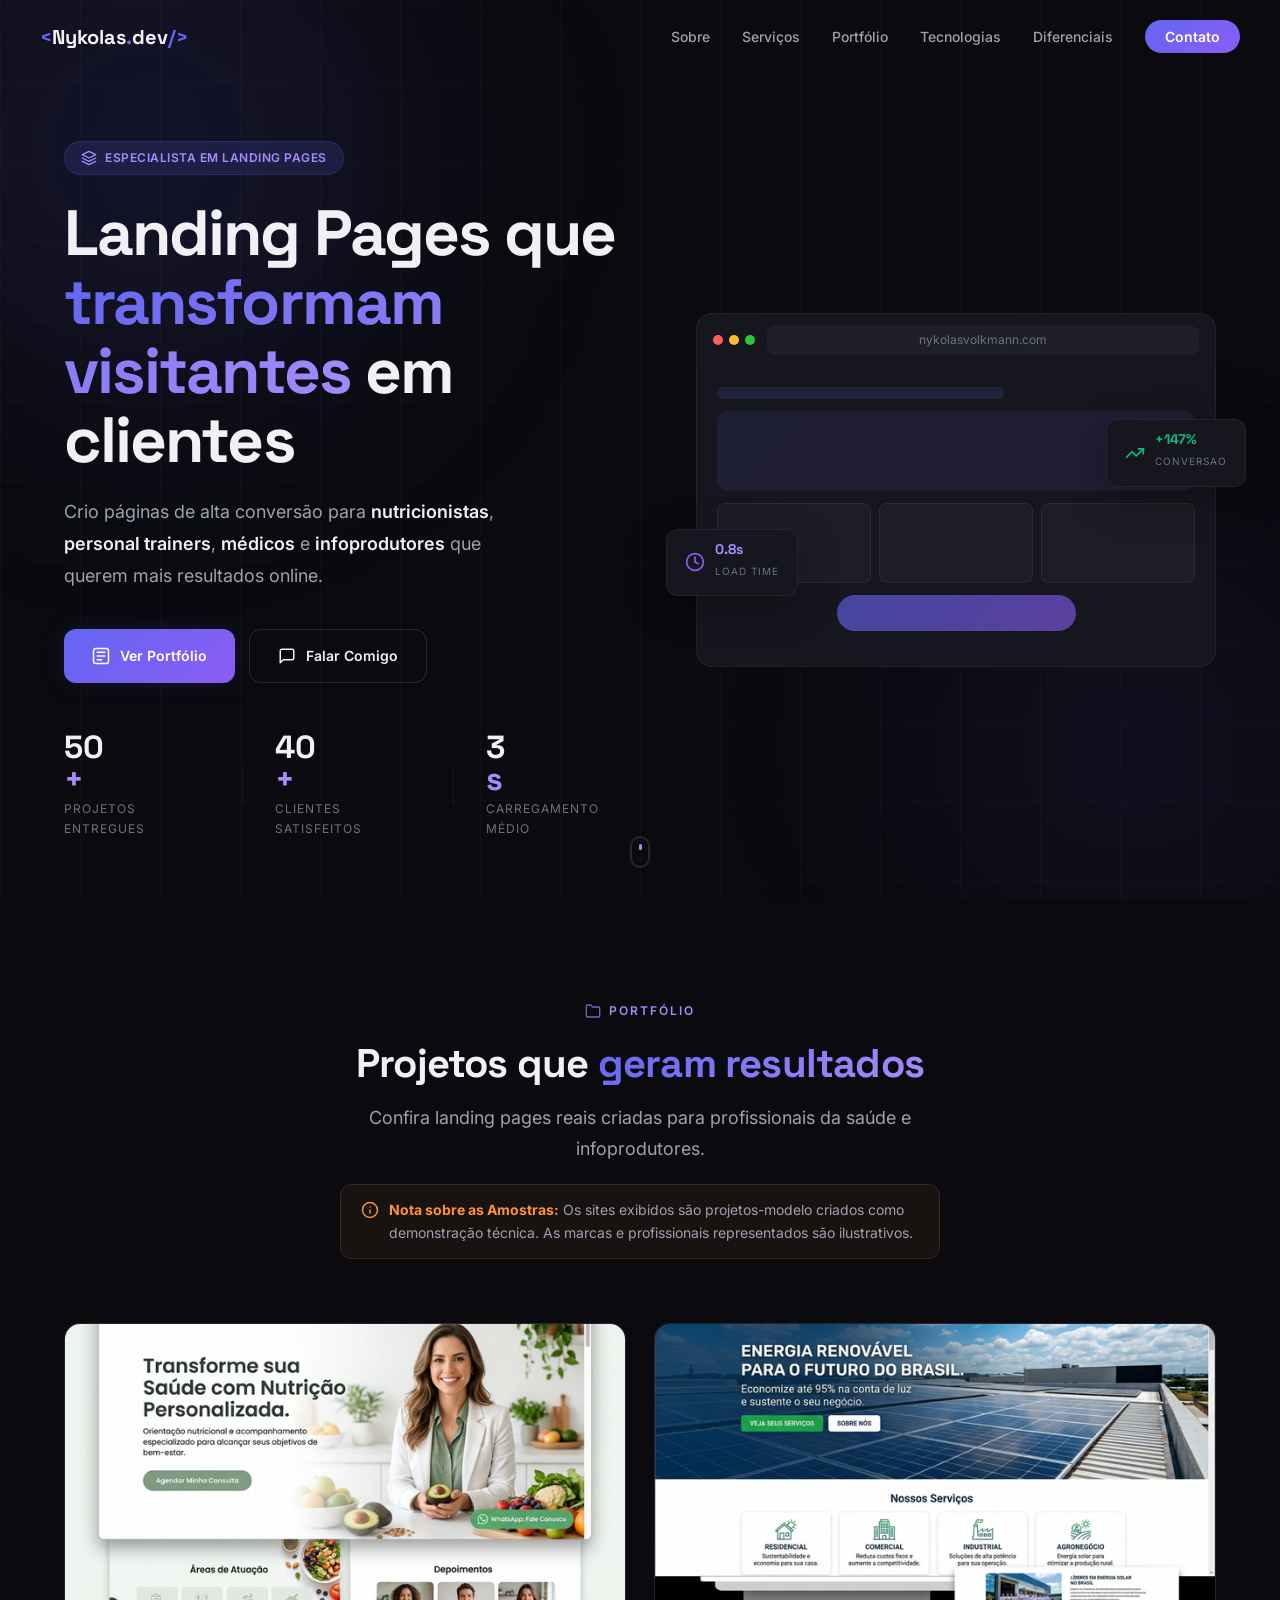
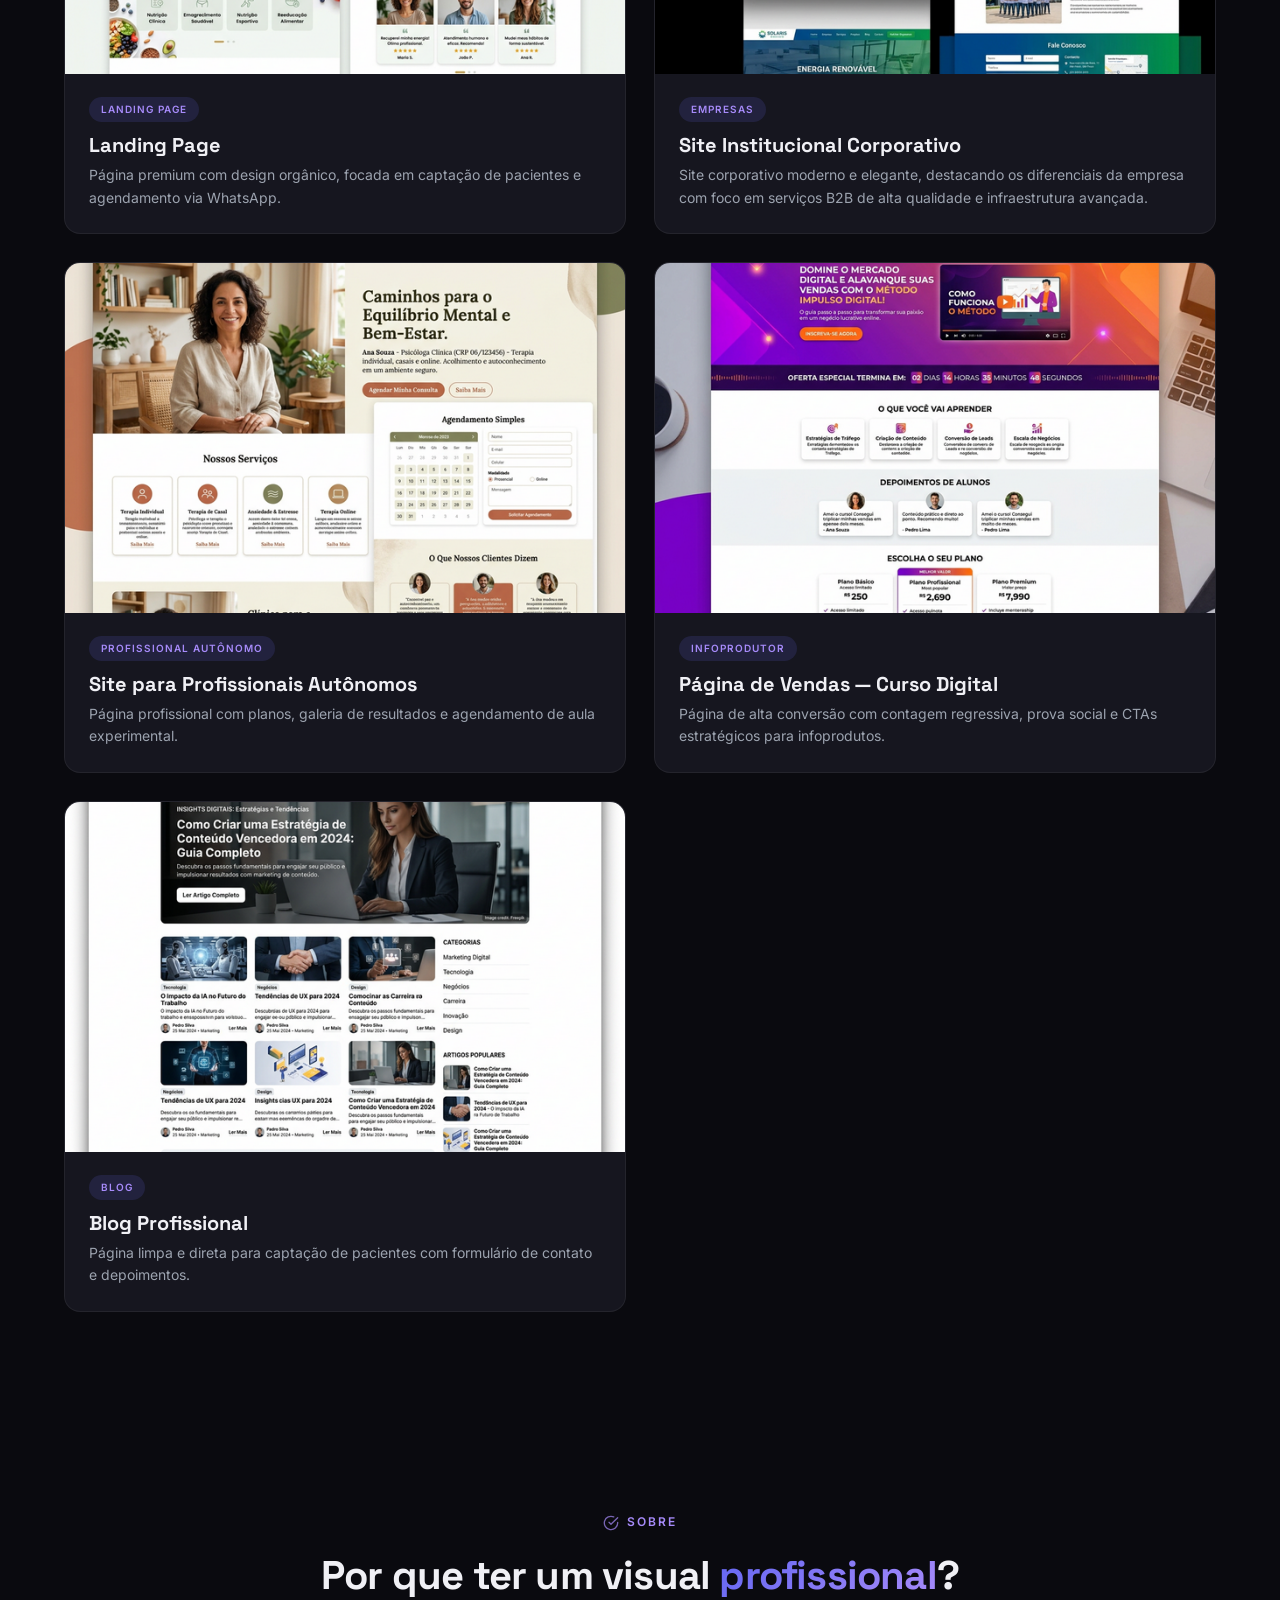
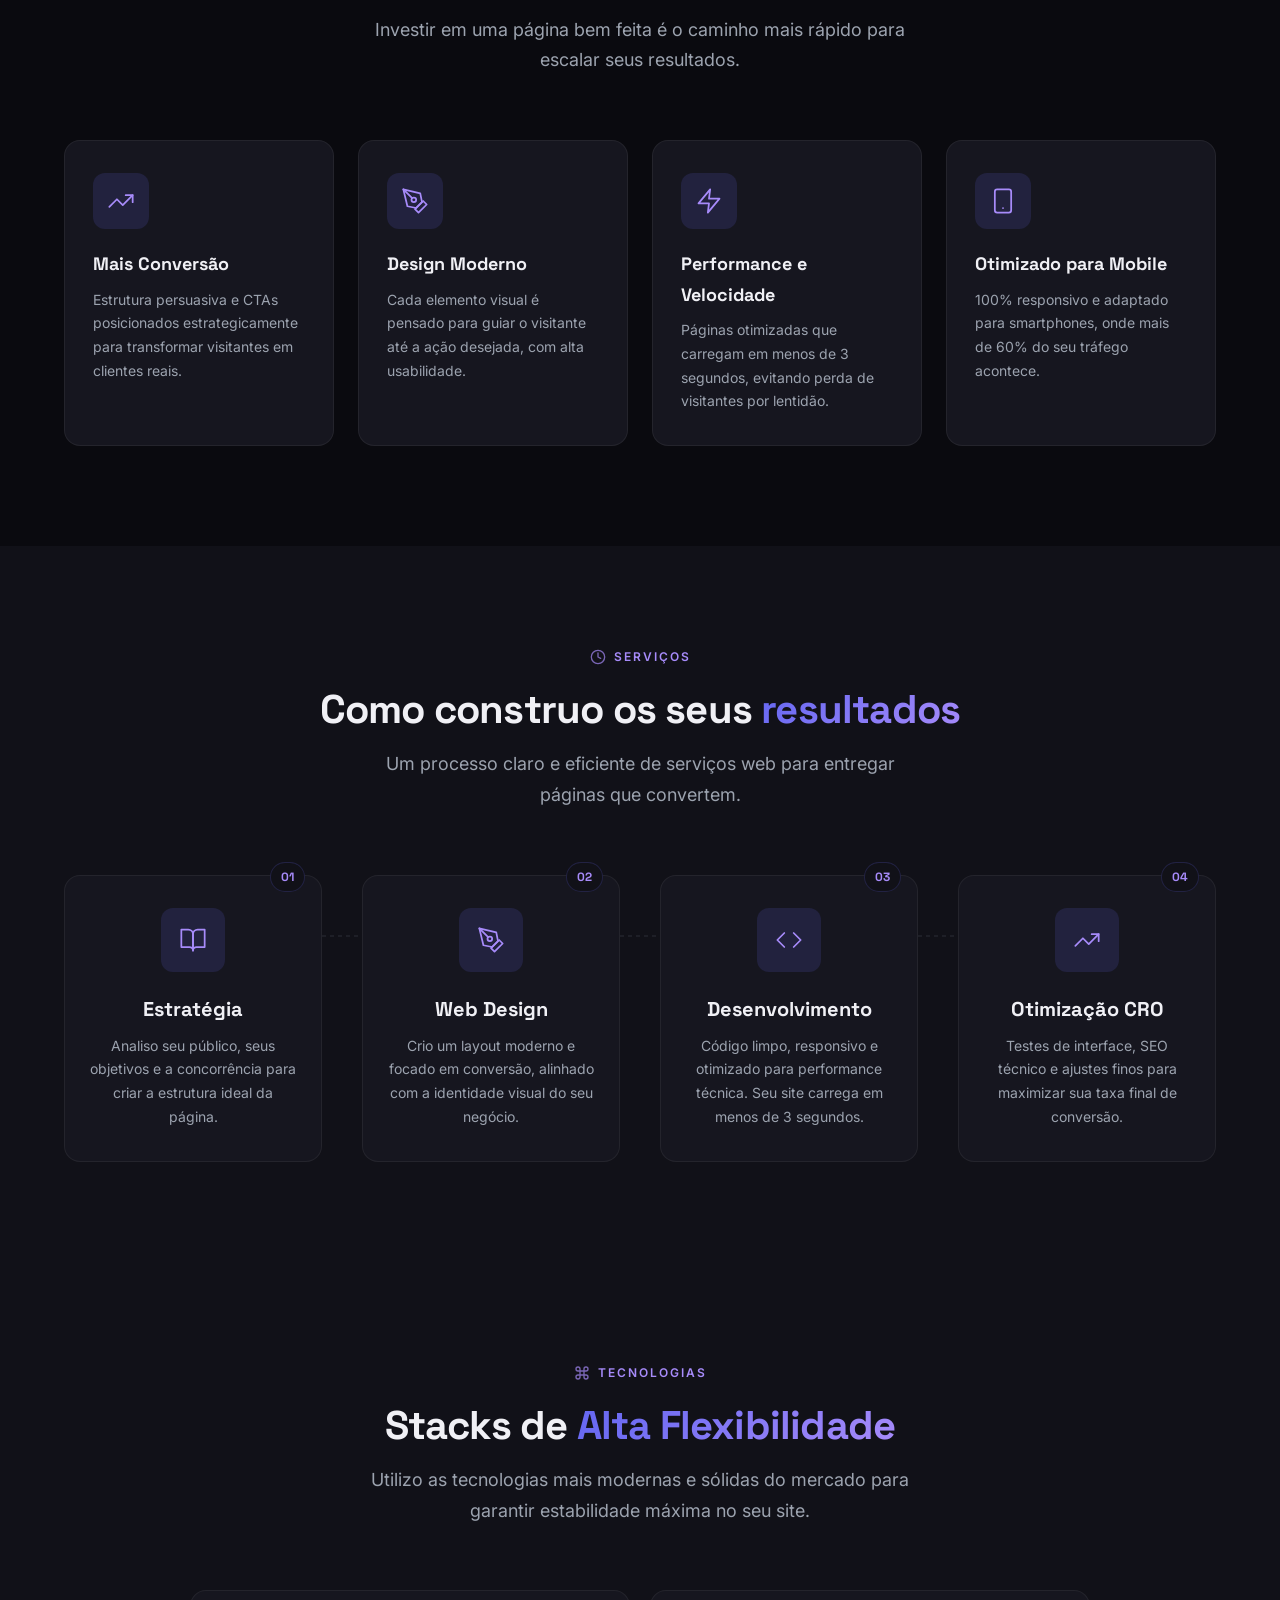
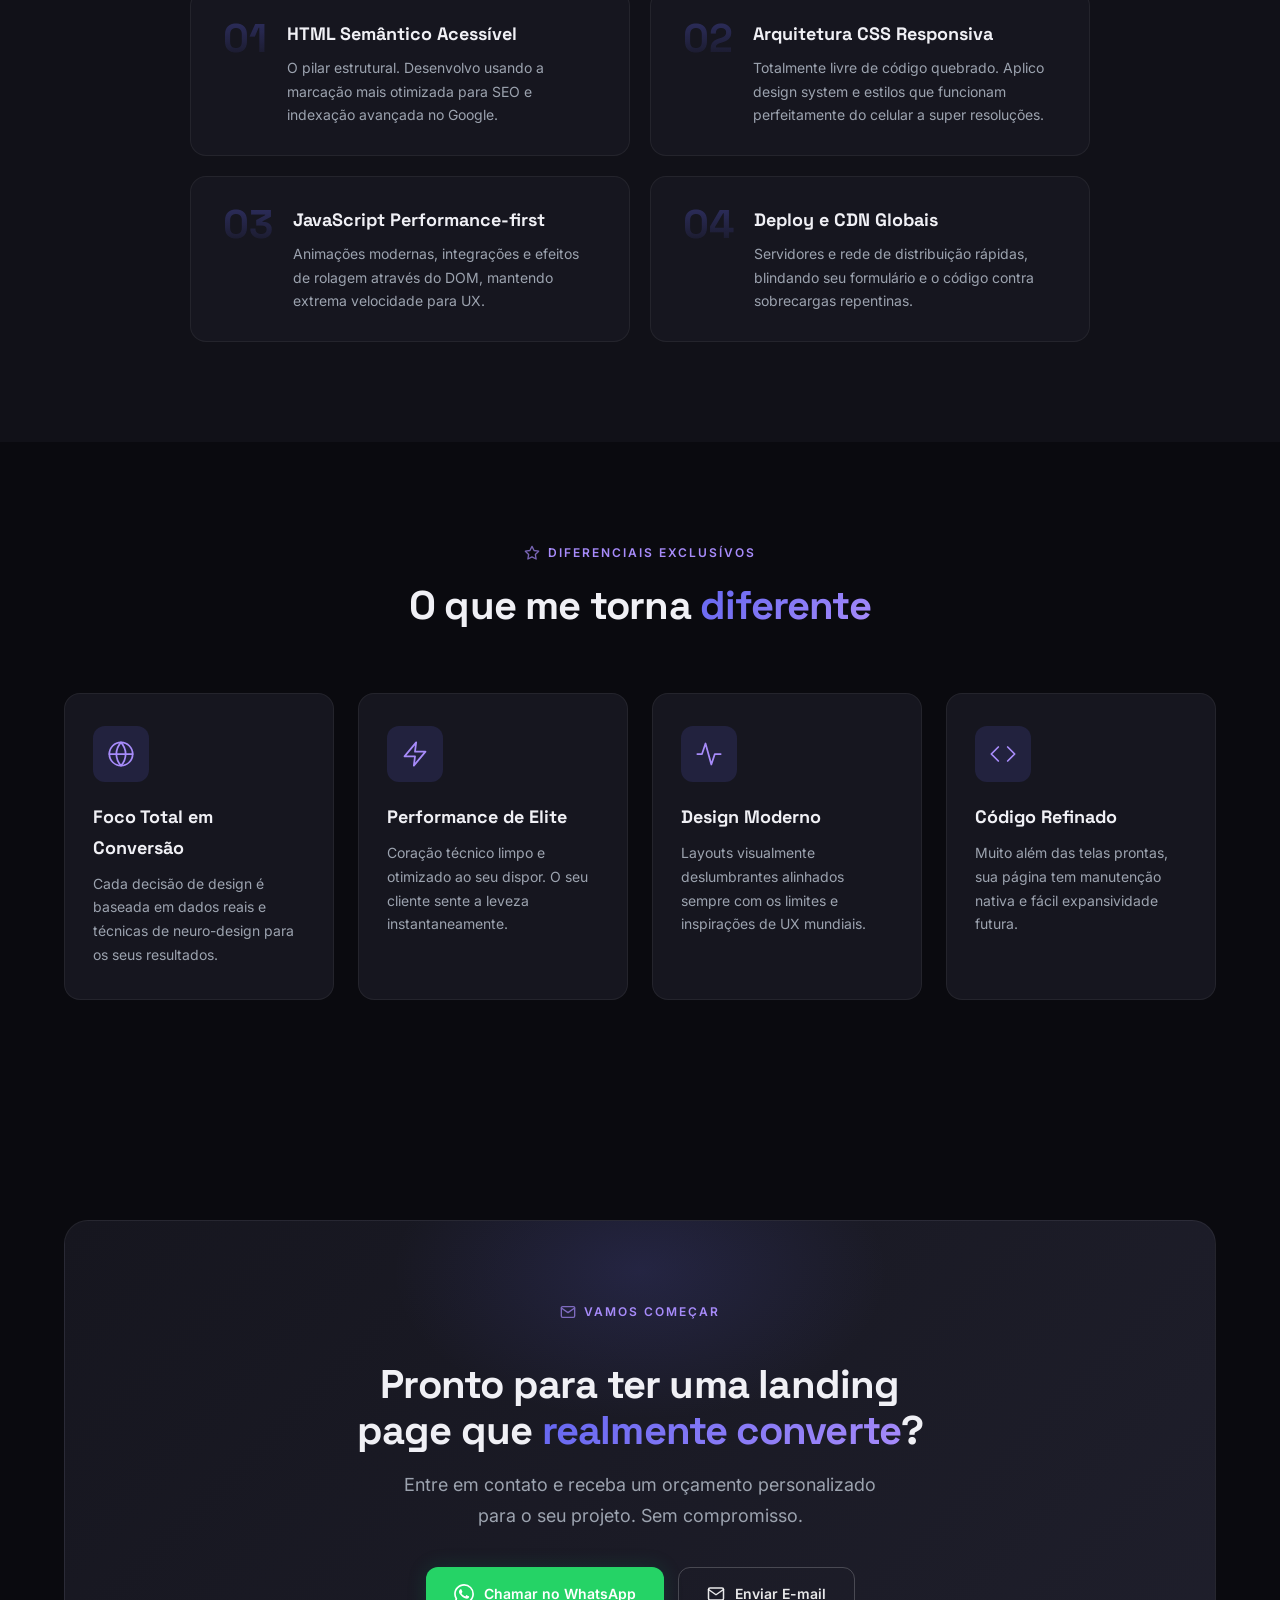
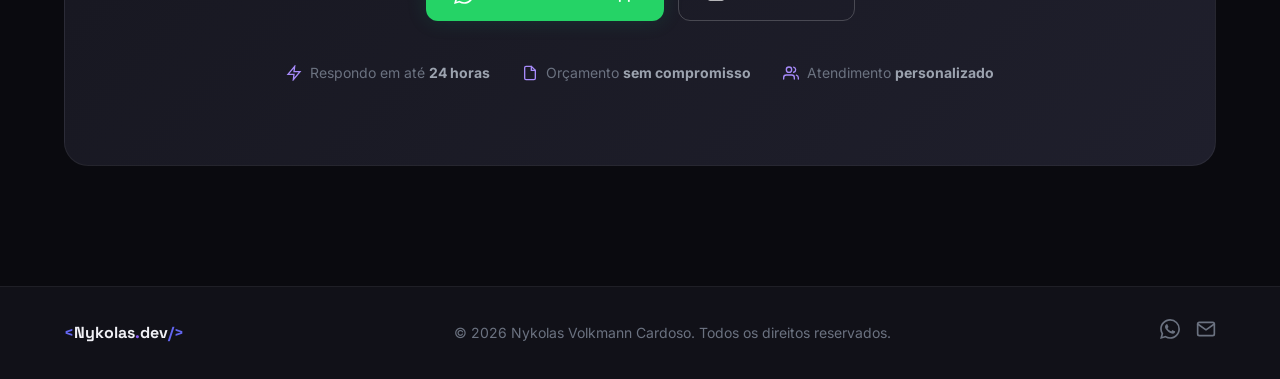
<file: index.html>
<!DOCTYPE html>
<html lang="pt-BR">
<head>
    <meta charset="UTF-8">
    <meta name="viewport" content="width=device-width, initial-scale=1.0">

    <!-- SEO -->
    <title>Nykolas Volkmann — Landing Pages Profissionais para Saúde e Bem-Estar</title>
    <meta name="description" content="Desenvolvedor web especializado em landing pages de alta conversão para nutricionistas, personal trainers, médicos e infoprodutores. Design moderno, performance e foco em resultados.">
    <meta name="keywords" content="landing page, desenvolvedor web, nutricionista, personal trainer, médico, infoprodutor, criação de sites, páginas de conversão, freelancer">
    <meta name="author" content="Nykolas Volkmann Cardoso">
    <meta name="robots" content="index, follow">

    <!-- Open Graph -->
    <meta property="og:type" content="website">
    <meta property="og:title" content="Nykolas Volkmann — Landing Pages Profissionais para Saúde e Bem-Estar">
    <meta property="og:description" content="Landing pages que transformam visitantes em clientes. Especialista em profissionais da saúde.">
    <meta property="og:url" content="https://nykolasvolkmann.com">
    <meta property="og:locale" content="pt_BR">

    <!-- Fonts -->
    <link rel="preconnect" href="https://fonts.googleapis.com">
    <link rel="preconnect" href="https://fonts.gstatic.com" crossorigin>
    <link href="https://fonts.googleapis.com/css2?family=Inter:wght@300;400;500;600;700;800;900&family=Space+Grotesk:wght@400;500;600;700&display=swap" rel="stylesheet">

    <!-- Styles -->
    <link rel="stylesheet" href="style.css">
</head>
<body>

    <!-- ========================================
         HEADER / NAVIGATION
    ======================================== -->
    <header id="header">
        <nav class="nav container" id="nav">
            <a href="#" class="nav__logo" aria-label="Nykolas.dev">
                <span class="logo-bracket">&lt;</span>Nykolas<span class="logo-dot">.</span>dev<span class="logo-bracket">/&gt;</span>
            </a>
            <ul class="nav__list" id="nav-list">
                <li><a href="#sobre" class="nav__link">Sobre</a></li>
                <li><a href="#servicos" class="nav__link">Serviços</a></li>
                <li><a href="#portfolio" class="nav__link">Portfólio</a></li>
                <li><a href="#tecnologias" class="nav__link">Tecnologias</a></li>
                <li><a href="#diferenciais" class="nav__link">Diferenciais</a></li>
                <li><a href="#contato" class="nav__link nav__link--cta">Contato</a></li>
            </ul>
            <button class="nav__toggle" id="nav-toggle" aria-label="Abrir menu">
                <span></span>
                <span></span>
                <span></span>
            </button>
        </nav>
    </header>

    <!-- ========================================
         HERO SECTION
    ======================================== -->
    <section id="hero" class="hero">
        <div class="hero__glow hero__glow--1"></div>
        <div class="hero__glow hero__glow--2"></div>
        <div class="hero__grid-lines"></div>

        <div class="container hero__container">
            <div class="hero__content" data-reveal>
                <div class="hero__badge">
                    <svg width="16" height="16" viewBox="0 0 24 24" fill="none" stroke="currentColor" stroke-width="2" stroke-linecap="round" stroke-linejoin="round">
                        <path d="M12 2L2 7l10 5 10-5-10-5z"/>
                        <path d="M2 17l10 5 10-5"/>
                        <path d="M2 12l10 5 10-5"/>
                    </svg>
                    Especialista em Landing Pages
                </div>
                <h1 class="hero__title">
                    Landing Pages que <span class="text-gradient">transformam visitantes</span> em clientes
                </h1>
                <p class="hero__subtitle">
                    Crio páginas de alta conversão para <strong>nutricionistas</strong>, <strong>personal trainers</strong>, <strong>médicos</strong> e <strong>infoprodutores</strong> que querem mais resultados online.
                </p>
                <div class="hero__actions">
                    <a href="#portfolio" class="btn btn--primary" id="hero-cta-projetos">
                        <svg width="18" height="18" viewBox="0 0 24 24" fill="none" stroke="currentColor" stroke-width="2" stroke-linecap="round" stroke-linejoin="round"><rect x="2" y="2" width="20" height="20" rx="3"/><path d="M7 7h10M7 12h10M7 17h6"/></svg>
                        Ver Portfólio
                    </a>
                    <a href="#contato" class="btn btn--ghost" id="hero-cta-contato">
                        <svg width="18" height="18" viewBox="0 0 24 24" fill="none" stroke="currentColor" stroke-width="2" stroke-linecap="round" stroke-linejoin="round"><path d="M21 15a2 2 0 0 1-2 2H7l-4 4V5a2 2 0 0 1 2-2h14a2 2 0 0 1 2 2z"/></svg>
                        Falar Comigo
                    </a>
                </div>
                <div class="hero__metrics">
                    <div class="hero__metric">
                        <span class="hero__metric-value" data-count="50">0</span><span class="hero__metric-plus">+</span>
                        <span class="hero__metric-label">Projetos entregues</span>
                    </div>
                    <div class="hero__metric-divider"></div>
                    <div class="hero__metric">
                        <span class="hero__metric-value" data-count="40">0</span><span class="hero__metric-plus">+</span>
                        <span class="hero__metric-label">Clientes satisfeitos</span>
                    </div>
                    <div class="hero__metric-divider"></div>
                    <div class="hero__metric">
                        <span class="hero__metric-value" data-count="3">0</span><span class="hero__metric-plus">s</span>
                        <span class="hero__metric-label">Carregamento médio</span>
                    </div>
                </div>
            </div>

            <div class="hero__visual" data-reveal data-reveal-delay="200">
                <div class="hero__mockup">
                    <div class="mockup__browser">
                        <div class="mockup__dots">
                            <span></span><span></span><span></span>
                        </div>
                        <span class="mockup__url">nykolasvolkmann.com</span>
                    </div>
                    <div class="mockup__screen">
                        <div class="mockup__content">
                            <div class="mockup__block mockup__block--header"></div>
                            <div class="mockup__block mockup__block--hero"></div>
                            <div class="mockup__row">
                                <div class="mockup__block mockup__block--card"></div>
                                <div class="mockup__block mockup__block--card"></div>
                                <div class="mockup__block mockup__block--card"></div>
                            </div>
                            <div class="mockup__block mockup__block--cta"></div>
                        </div>
                    </div>
                    <!-- Floating badges -->
                    <div class="mockup__float mockup__float--conversion">
                        <svg width="20" height="20" viewBox="0 0 24 24" fill="none" stroke="#10b981" stroke-width="2" stroke-linecap="round"><polyline points="22 7 13.5 15.5 8.5 10.5 2 17"/><polyline points="16 7 22 7 22 13"/></svg>
                        <div>
                            <span class="float__value">+147%</span>
                            <span class="float__label">Conversao</span>
                        </div>
                    </div>
                    <div class="mockup__float mockup__float--speed">
                        <svg width="20" height="20" viewBox="0 0 24 24" fill="none" stroke="#8b5cf6" stroke-width="2" stroke-linecap="round"><circle cx="12" cy="12" r="10"/><polyline points="12 6 12 12 16 14"/></svg>
                        <div>
                            <span class="float__value">0.8s</span>
                            <span class="float__label">Load Time</span>
                        </div>
                    </div>
                </div>
            </div>
        </div>

        <div class="hero__scroll">
            <a href="#sobre" aria-label="Rolar para baixo">
                <div class="scroll-indicator">
                    <div class="scroll-indicator__dot"></div>
                </div>
            </a>
        </div>
    </section>

    <!-- ========================================
         PORTFÓLIO SECTION
    ======================================== -->
    <section id="portfolio" class="projetos section">
        <div class="container">
            <div class="section__header" data-reveal>
                <span class="section__eyebrow">
                    <svg width="16" height="16" viewBox="0 0 24 24" fill="none" stroke="currentColor" stroke-width="2" stroke-linecap="round" stroke-linejoin="round"><path d="M22 19a2 2 0 0 1-2 2H4a2 2 0 0 1-2-2V5a2 2 0 0 1 2-2h5l2 3h9a2 2 0 0 1 2 2z"/></svg>
                    Portfólio
                </span>
                <h2 class="section__title">Projetos que <span class="text-gradient">geram resultados</span></h2>
                <p class="section__description">Confira landing pages reais criadas para profissionais da saúde e infoprodutores.</p>

                <div class="projetos__disclaimer">
                    <svg width="18" height="18" viewBox="0 0 24 24" fill="none" stroke="currentColor" stroke-width="2" stroke-linecap="round" stroke-linejoin="round"><circle cx="12" cy="12" r="10"/><line x1="12" y1="16" x2="12" y2="12"/><line x1="12" y1="8" x2="12.01" y2="8"/></svg>
                    <p><strong>Nota sobre as Amostras:</strong> Os sites exibidos são projetos-modelo criados como demonstração técnica. As marcas e profissionais representados são ilustrativos.</p>
                </div>
            </div>

            <div class="projetos__grid">
                <!-- Projeto 1 — Nutricionista Premium -->
                <article class="projeto" data-reveal>
                    <div class="projeto__image-wrap">
                        <img src="img/projeto-nutricionista.png" alt="Landing page para nutricionista" loading="lazy" width="600" height="400">
                        <div class="projeto__overlay">
                            <a href="amostras/nutri-premium-organica.html" target="_blank" class="btn btn--small" id="projeto-1-cta">
                                <svg width="16" height="16" viewBox="0 0 24 24" fill="none" stroke="currentColor" stroke-width="2" stroke-linecap="round"><path d="M18 13v6a2 2 0 0 1-2 2H5a2 2 0 0 1-2-2V8a2 2 0 0 1 2-2h6"/><polyline points="15 3 21 3 21 9"/><line x1="10" y1="14" x2="21" y2="3"/></svg>
                                Ver Projeto
                            </a>
                        </div>
                    </div>
                    <div class="projeto__info">
                        <span class="projeto__tag">Landing Page</span>
                        <h3 class="projeto__title">Landing Page</h3>
                        <p class="projeto__desc">Página premium com design orgânico, focada em captação de pacientes e agendamento via WhatsApp.</p>
                    </div>
                </article>

                <!-- Projeto 2 — Site Institucional -->
                <article class="projeto" data-reveal data-reveal-delay="100">
                    <div class="projeto__image-wrap">
                        <img src="img/projeto-institucional.png" alt="Site institucional para empresas" loading="lazy" width="600" height="400">
                        <div class="projeto__overlay">
                            <a href="amostras/site-institucional.html" target="_blank" class="btn btn--small" id="projeto-institucional-cta">
                                <svg width="16" height="16" viewBox="0 0 24 24" fill="none" stroke="currentColor" stroke-width="2" stroke-linecap="round"><path d="M18 13v6a2 2 0 0 1-2 2H5a2 2 0 0 1-2-2V8a2 2 0 0 1 2-2h6"/><polyline points="15 3 21 3 21 9"/><line x1="10" y1="14" x2="21" y2="3"/></svg>
                                Ver Projeto
                            </a>
                        </div>
                    </div>
                    <div class="projeto__info">
                        <span class="projeto__tag">Empresas</span>
                        <h3 class="projeto__title">Site Institucional Corporativo</h3>
                        <p class="projeto__desc">Site corporativo moderno e elegante, destacando os diferenciais da empresa com foco em serviços B2B de alta qualidade e infraestrutura avançada.</p>
                    </div>
                </article>

                <!-- Projeto 3 — Landing Page Nutricionista -->
                <article class="projeto" data-reveal data-reveal-delay="200">
                    <div class="projeto__image-wrap">
                        <img src="img/projeto-profissional.png" alt="Landing page para personal trainer" loading="lazy" width="600" height="400">
                        <div class="projeto__overlay">
                            <a href="amostras/profissional-autonomo.html" target="_blank" class="btn btn--small" id="projeto-2-cta">
                                <svg width="16" height="16" viewBox="0 0 24 24" fill="none" stroke="currentColor" stroke-width="2" stroke-linecap="round"><path d="M18 13v6a2 2 0 0 1-2 2H5a2 2 0 0 1-2-2V8a2 2 0 0 1 2-2h6"/><polyline points="15 3 21 3 21 9"/><line x1="10" y1="14" x2="21" y2="3"/></svg>
                                Ver Projeto
                            </a>
                        </div>
                    </div>
                    <div class="projeto__info">
                        <span class="projeto__tag">Profissional Autônomo</span>
                        <h3 class="projeto__title">Site para Profissionais Autônomos</h3>
                        <p class="projeto__desc">Página profissional com planos, galeria de resultados e agendamento de aula experimental.</p>
                    </div>
                </article>

                <!-- Projeto 4 — Página de Vendas -->
                <article class="projeto" data-reveal data-reveal-delay="300">
                    <div class="projeto__image-wrap">
                        <img src="img/projeto-produto-digital.png" alt="Pagina de vendas para infoproduto" loading="lazy" width="600" height="400">
                        <div class="projeto__overlay">
                            <a href="amostras/pagina-vendas.html" target="_blank" class="btn btn--small" id="projeto-3-cta">
                                <svg width="16" height="16" viewBox="0 0 24 24" fill="none" stroke="currentColor" stroke-width="2" stroke-linecap="round"><path d="M18 13v6a2 2 0 0 1-2 2H5a2 2 0 0 1-2-2V8a2 2 0 0 1 2-2h6"/><polyline points="15 3 21 3 21 9"/><line x1="10" y1="14" x2="21" y2="3"/></svg>
                                Ver Projeto
                            </a>
                        </div>
                    </div>
                    <div class="projeto__info">
                        <span class="projeto__tag">Infoprodutor</span>
                        <h3 class="projeto__title">Página de Vendas — Curso Digital</h3>
                        <p class="projeto__desc">Página de alta conversão com contagem regressiva, prova social e CTAs estratégicos para infoprodutos.</p>
                    </div>
                </article>

                <!-- Projeto 5 — Landing Page simples -->
                <article class="projeto" data-reveal data-reveal-delay="400">
                    <div class="projeto__image-wrap">
                        <img src="img/projeto-blog.png" alt="Landing page para profissional da saude" loading="lazy" width="600" height="400">
                        <div class="projeto__overlay">
                            <a href="amostras/blog-profissional.html" target="_blank" class="btn btn--small" id="projeto-4-cta">
                                <svg width="16" height="16" viewBox="0 0 24 24" fill="none" stroke="currentColor" stroke-width="2" stroke-linecap="round"><path d="M18 13v6a2 2 0 0 1-2 2H5a2 2 0 0 1-2-2V8a2 2 0 0 1 2-2h6"/><polyline points="15 3 21 3 21 9"/><line x1="10" y1="14" x2="21" y2="3"/></svg>
                                Ver Projeto
                            </a>
                        </div>
                    </div>
                    <div class="projeto__info">
                        <span class="projeto__tag">Blog</span>
                        <h3 class="projeto__title">Blog Profissional</h3>
                        <p class="projeto__desc">Página limpa e direta para captação de pacientes com formulário de contato e depoimentos.</p>
                    </div>
                </article>
            </div>
        </div>
    </section>

    <!-- ========================================
         SOBRE / BENEFICIOS SECTION
    ======================================== -->
    <section id="sobre" class="beneficios section">
        <div class="container">
            <div class="section__header" data-reveal>
                <span class="section__eyebrow">
                    <svg width="16" height="16" viewBox="0 0 24 24" fill="none" stroke="currentColor" stroke-width="2" stroke-linecap="round" stroke-linejoin="round"><path d="M22 11.08V12a10 10 0 1 1-5.93-9.14"/><polyline points="22 4 12 14.01 9 11.01"/></svg>
                    Sobre
                </span>
                <h2 class="section__title">Por que ter um visual <span class="text-gradient">profissional</span>?</h2>
                <p class="section__description">Investir em uma página bem feita é o caminho mais rápido para escalar seus resultados.</p>
            </div>

            <div class="beneficios__grid">
                <div class="beneficio" data-reveal>
                    <div class="beneficio__icon">
                        <svg width="28" height="28" viewBox="0 0 24 24" fill="none" stroke="currentColor" stroke-width="1.5" stroke-linecap="round" stroke-linejoin="round">
                            <polyline points="22 7 13.5 15.5 8.5 10.5 2 17"/>
                            <polyline points="16 7 22 7 22 13"/>
                        </svg>
                    </div>
                    <h3 class="beneficio__title">Mais Conversão</h3>
                    <p class="beneficio__text">Estrutura persuasiva e CTAs posicionados estrategicamente para transformar visitantes em clientes reais.</p>
                </div>

                <div class="beneficio" data-reveal data-reveal-delay="100">
                    <div class="beneficio__icon">
                        <svg width="28" height="28" viewBox="0 0 24 24" fill="none" stroke="currentColor" stroke-width="1.5" stroke-linecap="round" stroke-linejoin="round">
                            <path d="M12 19l7-7 3 3-7 7-3-3z"/>
                            <path d="M18 13l-1.5-7.5L2 2l3.5 14.5L13 18l5-5z"/>
                            <path d="M2 2l7.586 7.586"/>
                            <circle cx="11" cy="11" r="2"/>
                        </svg>
                    </div>
                    <h3 class="beneficio__title">Design Moderno</h3>
                    <p class="beneficio__text">Cada elemento visual é pensado para guiar o visitante até a ação desejada, com alta usabilidade.</p>
                </div>

                <div class="beneficio" data-reveal data-reveal-delay="200">
                    <div class="beneficio__icon">
                        <svg width="28" height="28" viewBox="0 0 24 24" fill="none" stroke="currentColor" stroke-width="1.5" stroke-linecap="round" stroke-linejoin="round">
                            <polygon points="13 2 3 14 12 14 11 22 21 10 12 10 13 2"/>
                        </svg>
                    </div>
                    <h3 class="beneficio__title">Performance e Velocidade</h3>
                    <p class="beneficio__text">Páginas otimizadas que carregam em menos de 3 segundos, evitando perda de visitantes por lentidão.</p>
                </div>

                <div class="beneficio" data-reveal data-reveal-delay="300">
                    <div class="beneficio__icon">
                        <svg width="28" height="28" viewBox="0 0 24 24" fill="none" stroke="currentColor" stroke-width="1.5" stroke-linecap="round" stroke-linejoin="round">
                            <rect x="5" y="2" width="14" height="20" rx="2" ry="2"/>
                            <line x1="12" y1="18" x2="12.01" y2="18"/>
                        </svg>
                    </div>
                    <h3 class="beneficio__title">Otimizado para Mobile</h3>
                    <p class="beneficio__text">100% responsivo e adaptado para smartphones, onde mais de 60% do seu tráfego acontece.</p>
                </div>
            </div>
        </div>
    </section>

    <!-- ========================================
         SERVIÇOS / PROCESSO SECTION
    ======================================== -->
    <section id="servicos" class="processo section section--alt">
        <div class="container">
            <div class="section__header" data-reveal>
                <span class="section__eyebrow">
                    <svg width="16" height="16" viewBox="0 0 24 24" fill="none" stroke="currentColor" stroke-width="2" stroke-linecap="round" stroke-linejoin="round"><circle cx="12" cy="12" r="10"/><polyline points="12 6 12 12 16 14"/></svg>
                    Serviços
                </span>
                <h2 class="section__title">Como construo os seus <span class="text-gradient">resultados</span></h2>
                <p class="section__description">Um processo claro e eficiente de serviços web para entregar páginas que convertem.</p>
            </div>

            <div class="processo__grid">
                <div class="processo__step" data-reveal>
                    <div class="step__number">01</div>
                    <div class="step__icon">
                        <svg width="28" height="28" viewBox="0 0 24 24" fill="none" stroke="currentColor" stroke-width="1.5" stroke-linecap="round" stroke-linejoin="round">
                            <path d="M2 3h6a4 4 0 0 1 4 4v14a3 3 0 0 0-3-3H2z"/>
                            <path d="M22 3h-6a4 4 0 0 0-4 4v14a3 3 0 0 1 3-3h7z"/>
                        </svg>
                    </div>
                    <h3 class="step__title">Estratégia</h3>
                    <p class="step__text">Analiso seu público, seus objetivos e a concorrência para criar a estrutura ideal da página.</p>
                </div>

                <div class="processo__connector" data-reveal>
                    <svg width="40" height="2" viewBox="0 0 40 2"><line x1="0" y1="1" x2="40" y2="1" stroke="currentColor" stroke-width="1" stroke-dasharray="4 4" opacity="0.3"/></svg>
                </div>

                <div class="processo__step" data-reveal data-reveal-delay="100">
                    <div class="step__number">02</div>
                    <div class="step__icon">
                        <svg width="28" height="28" viewBox="0 0 24 24" fill="none" stroke="currentColor" stroke-width="1.5" stroke-linecap="round" stroke-linejoin="round">
                            <path d="M12 19l7-7 3 3-7 7-3-3z"/>
                            <path d="M18 13l-1.5-7.5L2 2l3.5 14.5L13 18l5-5z"/>
                            <path d="M2 2l7.586 7.586"/>
                            <circle cx="11" cy="11" r="2"/>
                        </svg>
                    </div>
                    <h3 class="step__title">Web Design</h3>
                    <p class="step__text">Crio um layout moderno e focado em conversão, alinhado com a identidade visual do seu negócio.</p>
                </div>

                <div class="processo__connector" data-reveal>
                    <svg width="40" height="2" viewBox="0 0 40 2"><line x1="0" y1="1" x2="40" y2="1" stroke="currentColor" stroke-width="1" stroke-dasharray="4 4" opacity="0.3"/></svg>
                </div>

                <div class="processo__step" data-reveal data-reveal-delay="200">
                    <div class="step__number">03</div>
                    <div class="step__icon">
                        <svg width="28" height="28" viewBox="0 0 24 24" fill="none" stroke="currentColor" stroke-width="1.5" stroke-linecap="round" stroke-linejoin="round">
                            <polyline points="16 18 22 12 16 6"/>
                            <polyline points="8 6 2 12 8 18"/>
                        </svg>
                    </div>
                    <h3 class="step__title">Desenvolvimento</h3>
                    <p class="step__text">Código limpo, responsivo e otimizado para performance técnica. Seu site carrega em menos de 3 segundos.</p>
                </div>

                <div class="processo__connector" data-reveal>
                    <svg width="40" height="2" viewBox="0 0 40 2"><line x1="0" y1="1" x2="40" y2="1" stroke="currentColor" stroke-width="1" stroke-dasharray="4 4" opacity="0.3"/></svg>
                </div>

                <div class="processo__step" data-reveal data-reveal-delay="300">
                    <div class="step__number">04</div>
                    <div class="step__icon">
                        <svg width="28" height="28" viewBox="0 0 24 24" fill="none" stroke="currentColor" stroke-width="1.5" stroke-linecap="round" stroke-linejoin="round">
                            <polyline points="22 7 13.5 15.5 8.5 10.5 2 17"/>
                            <polyline points="16 7 22 7 22 13"/>
                        </svg>
                    </div>
                    <h3 class="step__title">Otimização CRO</h3>
                    <p class="step__text">Testes de interface, SEO técnico e ajustes finos para maximizar sua taxa final de conversão.</p>
                </div>
            </div>
        </div>
    </section>

    <!-- ========================================
         TECNOLOGIAS SECTION
    ======================================== -->
    <section id="tecnologias" class="diferenciais section section--alt">
        <div class="container">
            <div class="section__header" data-reveal>
                <span class="section__eyebrow">
                    <svg width="16" height="16" viewBox="0 0 24 24" fill="none" stroke="currentColor" stroke-width="2" stroke-linecap="round" stroke-linejoin="round"><path d="M18 3a3 3 0 0 0-3 3v12a3 3 0 0 0 3 3 3 3 0 0 0 3-3 3 3 0 0 0-3-3H6a3 3 0 0 0-3 3 3 3 0 0 0 3 3 3 3 0 0 0 3-3V6a3 3 0 0 0-3-3 3 3 0 0 0-3 3 3 3 0 0 0 3 3h12a3 3 0 0 0 3-3 3 3 0 0 0-3-3z"/></svg>
                    Tecnologias
                </span>
                <h2 class="section__title">Stacks de <span class="text-gradient">Alta Flexibilidade</span></h2>
                <p class="section__description">Utilizo as tecnologias mais modernas e sólidas do mercado para garantir estabilidade máxima no seu site.</p>
            </div>

            <div class="diferenciais__grid">
                <div class="diferencial" data-reveal>
                    <div class="diferencial__number">01</div>
                    <div class="diferencial__content">
                        <h3>HTML Semântico Acessível</h3>
                        <p>O pilar estrutural. Desenvolvo usando a marcação mais otimizada para SEO e indexação avançada no Google.</p>
                    </div>
                </div>

                <div class="diferencial" data-reveal data-reveal-delay="80">
                    <div class="diferencial__number">02</div>
                    <div class="diferencial__content">
                        <h3>Arquitetura CSS Responsiva</h3>
                        <p>Totalmente livre de código quebrado. Aplico design system e estilos que funcionam perfeitamente do celular a super resoluções.</p>
                    </div>
                </div>

                <div class="diferencial" data-reveal data-reveal-delay="160">
                    <div class="diferencial__number">03</div>
                    <div class="diferencial__content">
                        <h3>JavaScript Performance-first</h3>
                        <p>Animações modernas, integrações e efeitos de rolagem através do DOM, mantendo extrema velocidade para UX.</p>
                    </div>
                </div>

                <div class="diferencial" data-reveal data-reveal-delay="240">
                    <div class="diferencial__number">04</div>
                    <div class="diferencial__content">
                        <h3>Deploy e CDN Globais</h3>
                        <p>Servidores e rede de distribuição rápidas, blindando seu formulário e o código contra sobrecargas repentinas.</p>
                    </div>
                </div>
            </div>
        </div>
    </section>

    <!-- ========================================
         DIFERENCIAIS SECTION
    ======================================== -->
    <section id="diferenciais" class="beneficios section">
        <div class="container">
            <div class="section__header" data-reveal>
                <span class="section__eyebrow">
                    <svg width="16" height="16" viewBox="0 0 24 24" fill="none" stroke="currentColor" stroke-width="2" stroke-linecap="round" stroke-linejoin="round"><polygon points="12 2 15.09 8.26 22 9.27 17 14.14 18.18 21.02 12 17.77 5.82 21.02 7 14.14 2 9.27 8.91 8.26 12 2"/></svg>
                    Diferenciais exclusívos
                </span>
                <h2 class="section__title">O que me torna <span class="text-gradient">diferente</span></h2>
            </div>

            <div class="beneficios__grid">
                <div class="beneficio" data-reveal>
                    <div class="beneficio__icon">
                        <svg width="28" height="28" viewBox="0 0 24 24" fill="none" stroke="currentColor" stroke-width="1.5" stroke-linecap="round" stroke-linejoin="round">
                            <circle cx="12" cy="12" r="10"/><path d="M12 2a15.3 15.3 0 0 1 4 10 15.3 15.3 0 0 1-4 10 15.3 15.3 0 0 1-4-10 15.3 15.3 0 0 1 4-10z"/><path d="M2 12h20"/>
                        </svg>
                    </div>
                    <h3 class="beneficio__title">Foco Total em Conversão</h3>
                    <p class="beneficio__text">Cada decisão de design é baseada em dados reais e técnicas de neuro-design para os seus resultados.</p>
                </div>

                <div class="beneficio" data-reveal data-reveal-delay="80">
                    <div class="beneficio__icon">
                        <svg width="28" height="28" viewBox="0 0 24 24" fill="none" stroke="currentColor" stroke-width="1.5" stroke-linecap="round" stroke-linejoin="round">
                            <polygon points="13 2 3 14 12 14 11 22 21 10 12 10 13 2"/>
                        </svg>
                    </div>
                    <h3 class="beneficio__title">Performance de Elite</h3>
                    <p class="beneficio__text">Coração técnico limpo e otimizado ao seu dispor. O seu cliente sente a leveza instantaneamente.</p>
                </div>

                <div class="beneficio" data-reveal data-reveal-delay="160">
                    <div class="beneficio__icon">
                        <svg width="28" height="28" viewBox="0 0 24 24" fill="none" stroke="currentColor" stroke-width="1.5" stroke-linecap="round" stroke-linejoin="round">
                            <path d="M2 12h4l3-9 5 18 3-9h5"/>
                        </svg>
                    </div>
                    <h3 class="beneficio__title">Design Moderno</h3>
                    <p class="beneficio__text">Layouts visualmente deslumbrantes alinhados sempre com os limites e inspirações de UX mundiais.</p>
                </div>

                <div class="beneficio" data-reveal data-reveal-delay="240">
                    <div class="beneficio__icon">
                        <svg width="28" height="28" viewBox="0 0 24 24" fill="none" stroke="currentColor" stroke-width="1.5" stroke-linecap="round" stroke-linejoin="round">
                            <polyline points="16 18 22 12 16 6"/><polyline points="8 6 2 12 8 18"/>
                        </svg>
                    </div>
                    <h3 class="beneficio__title">Código Refinado</h3>
                    <p class="beneficio__text">Muito além das telas prontas, sua página tem manutenção nativa e fácil expansividade futura.</p>
                </div>
            </div>
        </div>
    </section>

    <!-- ========================================
         CTA FINAL / CONTATO
    ======================================== -->
    <section id="contato" class="contato section">
        <div class="container">
            <div class="contato__wrapper" data-reveal>
                <div class="contato__glow"></div>
                <div class="contato__content">
                    <span class="section__eyebrow section__eyebrow--light">
                        <svg width="16" height="16" viewBox="0 0 24 24" fill="none" stroke="currentColor" stroke-width="2" stroke-linecap="round" stroke-linejoin="round"><path d="M4 4h16c1.1 0 2 .9 2 2v12c0 1.1-.9 2-2 2H4c-1.1 0-2-.9-2-2V6c0-1.1.9-2 2-2z"/><polyline points="22,6 12,13 2,6"/></svg>
                        Vamos Começar
                    </span>
                    <h2 class="contato__title">Pronto para ter uma landing page que <span class="text-gradient">realmente converte</span>?</h2>
                    <p class="contato__text">Entre em contato e receba um orçamento personalizado para o seu projeto. Sem compromisso.</p>

                    <div class="contato__actions">
                        <a href="https://wa.me/5547996806367?text=Ol%C3%A1%20Nykolas!%20Gostaria%20de%20um%20or%C3%A7amento%20para%20minha%20landing%20page." target="_blank" class="btn btn--whatsapp" id="contato-whatsapp">
                            <svg width="20" height="20" viewBox="0 0 24 24" fill="currentColor"><path d="M17.472 14.382c-.297-.149-1.758-.867-2.03-.967-.273-.099-.471-.148-.67.15-.197.297-.767.966-.94 1.164-.173.199-.347.223-.644.075-.297-.15-1.255-.463-2.39-1.475-.883-.788-1.48-1.761-1.653-2.059-.173-.297-.018-.458.13-.606.134-.133.298-.347.446-.52.149-.174.198-.298.298-.497.099-.198.05-.371-.025-.52-.075-.149-.669-1.612-.916-2.207-.242-.579-.487-.5-.669-.51-.173-.008-.371-.01-.57-.01-.198 0-.52.074-.792.372-.272.297-1.04 1.016-1.04 2.479 0 1.462 1.065 2.875 1.213 3.074.149.198 2.096 3.2 5.077 4.487.709.306 1.262.489 1.694.625.712.227 1.36.195 1.871.118.571-.085 1.758-.719 2.006-1.413.248-.694.248-1.289.173-1.413-.074-.124-.272-.198-.57-.347m-5.421 7.403h-.004a9.87 9.87 0 01-5.031-1.378l-.361-.214-3.741.982.998-3.648-.235-.374a9.86 9.86 0 01-1.51-5.26c.001-5.45 4.436-9.884 9.888-9.884 2.64 0 5.122 1.03 6.988 2.898a9.825 9.825 0 012.893 6.994c-.003 5.45-4.437 9.884-9.885 9.884m8.413-18.297A11.815 11.815 0 0012.05 0C5.495 0 .16 5.335.157 11.892c0 2.096.547 4.142 1.588 5.945L.057 24l6.305-1.654a11.882 11.882 0 005.683 1.448h.005c6.554 0 11.89-5.335 11.893-11.893a11.821 11.821 0 00-3.48-8.413z"/></svg>
                            Chamar no WhatsApp
                        </a>
                        <a href="mailto:nykolasvolkmannc@gmail.com" class="btn btn--ghost-light" id="contato-email">
                            <svg width="18" height="18" viewBox="0 0 24 24" fill="none" stroke="currentColor" stroke-width="2" stroke-linecap="round" stroke-linejoin="round"><path d="M4 4h16c1.1 0 2 .9 2 2v12c0 1.1-.9 2-2 2H4c-1.1 0-2-.9-2-2V6c0-1.1.9-2 2-2z"/><polyline points="22,6 12,13 2,6"/></svg>
                            Enviar E-mail
                        </a>
                    </div>

                    <div class="contato__trust">
                        <div class="trust__item">
                            <svg width="16" height="16" viewBox="0 0 24 24" fill="none" stroke="currentColor" stroke-width="2" stroke-linecap="round"><polygon points="13 2 3 14 12 14 11 22 21 10 12 10 13 2"/></svg>
                            <span>Respondo em até <strong>24 horas</strong></span>
                        </div>
                        <div class="trust__item">
                            <svg width="16" height="16" viewBox="0 0 24 24" fill="none" stroke="currentColor" stroke-width="2" stroke-linecap="round"><path d="M14 2H6a2 2 0 0 0-2 2v16a2 2 0 0 0 2 2h12a2 2 0 0 0 2-2V8z"/><polyline points="14 2 14 8 20 8"/></svg>
                            <span>Orçamento <strong>sem compromisso</strong></span>
                        </div>
                        <div class="trust__item">
                            <svg width="16" height="16" viewBox="0 0 24 24" fill="none" stroke="currentColor" stroke-width="2" stroke-linecap="round"><path d="M17 21v-2a4 4 0 0 0-4-4H5a4 4 0 0 0-4 4v2"/><circle cx="9" cy="7" r="4"/><path d="M23 21v-2a4 4 0 0 0-3-3.87"/><path d="M16 3.13a4 4 0 0 1 0 7.75"/></svg>
                            <span>Atendimento <strong>personalizado</strong></span>
                        </div>
                    </div>
                </div>
            </div>
        </div>
    </section>

    <!-- ========================================
         FOOTER
    ======================================== -->
    <footer class="footer">
        <div class="container footer__container">
            <a href="#" class="footer__logo">
                <span class="logo-bracket">&lt;</span>Nykolas<span class="logo-dot">.</span>dev<span class="logo-bracket">/&gt;</span>
            </a>
            <p class="footer__copy">&copy; 2026 Nykolas Volkmann Cardoso. Todos os direitos reservados.</p>
            <div class="footer__links">
                <a href="https://wa.me/5547996806367" target="_blank" aria-label="WhatsApp">
                    <svg width="20" height="20" viewBox="0 0 24 24" fill="currentColor"><path d="M17.472 14.382c-.297-.149-1.758-.867-2.03-.967-.273-.099-.471-.148-.67.15-.197.297-.767.966-.94 1.164-.173.199-.347.223-.644.075-.297-.15-1.255-.463-2.39-1.475-.883-.788-1.48-1.761-1.653-2.059-.173-.297-.018-.458.13-.606.134-.133.298-.347.446-.52.149-.174.198-.298.298-.497.099-.198.05-.371-.025-.52-.075-.149-.669-1.612-.916-2.207-.242-.579-.487-.5-.669-.51-.173-.008-.371-.01-.57-.01-.198 0-.52.074-.792.372-.272.297-1.04 1.016-1.04 2.479 0 1.462 1.065 2.875 1.213 3.074.149.198 2.096 3.2 5.077 4.487.709.306 1.262.489 1.694.625.712.227 1.36.195 1.871.118.571-.085 1.758-.719 2.006-1.413.248-.694.248-1.289.173-1.413-.074-.124-.272-.198-.57-.347m-5.421 7.403h-.004a9.87 9.87 0 01-5.031-1.378l-.361-.214-3.741.982.998-3.648-.235-.374a9.86 9.86 0 01-1.51-5.26c.001-5.45 4.436-9.884 9.888-9.884 2.64 0 5.122 1.03 6.988 2.898a9.825 9.825 0 012.893 6.994c-.003 5.45-4.437 9.884-9.885 9.884m8.413-18.297A11.815 11.815 0 0012.05 0C5.495 0 .16 5.335.157 11.892c0 2.096.547 4.142 1.588 5.945L.057 24l6.305-1.654a11.882 11.882 0 005.683 1.448h.005c6.554 0 11.89-5.335 11.893-11.893a11.821 11.821 0 00-3.48-8.413z"/></svg>
                </a>
                <a href="mailto:nykolasvolkmannc@gmail.com" aria-label="E-mail">
                    <svg width="20" height="20" viewBox="0 0 24 24" fill="none" stroke="currentColor" stroke-width="2" stroke-linecap="round" stroke-linejoin="round"><path d="M4 4h16c1.1 0 2 .9 2 2v12c0 1.1-.9 2-2 2H4c-1.1 0-2-.9-2-2V6c0-1.1.9-2 2-2z"/><polyline points="22,6 12,13 2,6"/></svg>
                </a>
            </div>
        </div>
    </footer>

    <!-- WhatsApp Float -->
    <a href="https://wa.me/5547996806367?text=Ol%C3%A1%20Nykolas!%20Gostaria%20de%20um%20or%C3%A7amento." target="_blank" class="whatsapp-float" aria-label="Contato via WhatsApp" id="whatsapp-float">
        <svg width="28" height="28" viewBox="0 0 24 24" fill="currentColor"><path d="M17.472 14.382c-.297-.149-1.758-.867-2.03-.967-.273-.099-.471-.148-.67.15-.197.297-.767.966-.94 1.164-.173.199-.347.223-.644.075-.297-.15-1.255-.463-2.39-1.475-.883-.788-1.48-1.761-1.653-2.059-.173-.297-.018-.458.13-.606.134-.133.298-.347.446-.52.149-.174.198-.298.298-.497.099-.198.05-.371-.025-.52-.075-.149-.669-1.612-.916-2.207-.242-.579-.487-.5-.669-.51-.173-.008-.371-.01-.57-.01-.198 0-.52.074-.792.372-.272.297-1.04 1.016-1.04 2.479 0 1.462 1.065 2.875 1.213 3.074.149.198 2.096 3.2 5.077 4.487.709.306 1.262.489 1.694.625.712.227 1.36.195 1.871.118.571-.085 1.758-.719 2.006-1.413.248-.694.248-1.289.173-1.413-.074-.124-.272-.198-.57-.347m-5.421 7.403h-.004a9.87 9.87 0 01-5.031-1.378l-.361-.214-3.741.982.998-3.648-.235-.374a9.86 9.86 0 01-1.51-5.26c.001-5.45 4.436-9.884 9.888-9.884 2.64 0 5.122 1.03 6.988 2.898a9.825 9.825 0 012.893 6.994c-.003 5.45-4.437 9.884-9.885 9.884m8.413-18.297A11.815 11.815 0 0012.05 0C5.495 0 .16 5.335.157 11.892c0 2.096.547 4.142 1.588 5.945L.057 24l6.305-1.654a11.882 11.882 0 005.683 1.448h.005c6.554 0 11.89-5.335 11.893-11.893a11.821 11.821 0 00-3.48-8.413z"/></svg>
    </a>

    <!-- Back to Top -->
    <a href="#hero" class="back-to-top" id="back-to-top" aria-label="Voltar ao topo">
        <svg width="20" height="20" viewBox="0 0 24 24" fill="none" stroke="currentColor" stroke-width="2.5" stroke-linecap="round" stroke-linejoin="round"><polyline points="18 15 12 9 6 15"/></svg>
    </a>

    <script src="script.js"></script>
</body>
</html>
</file>
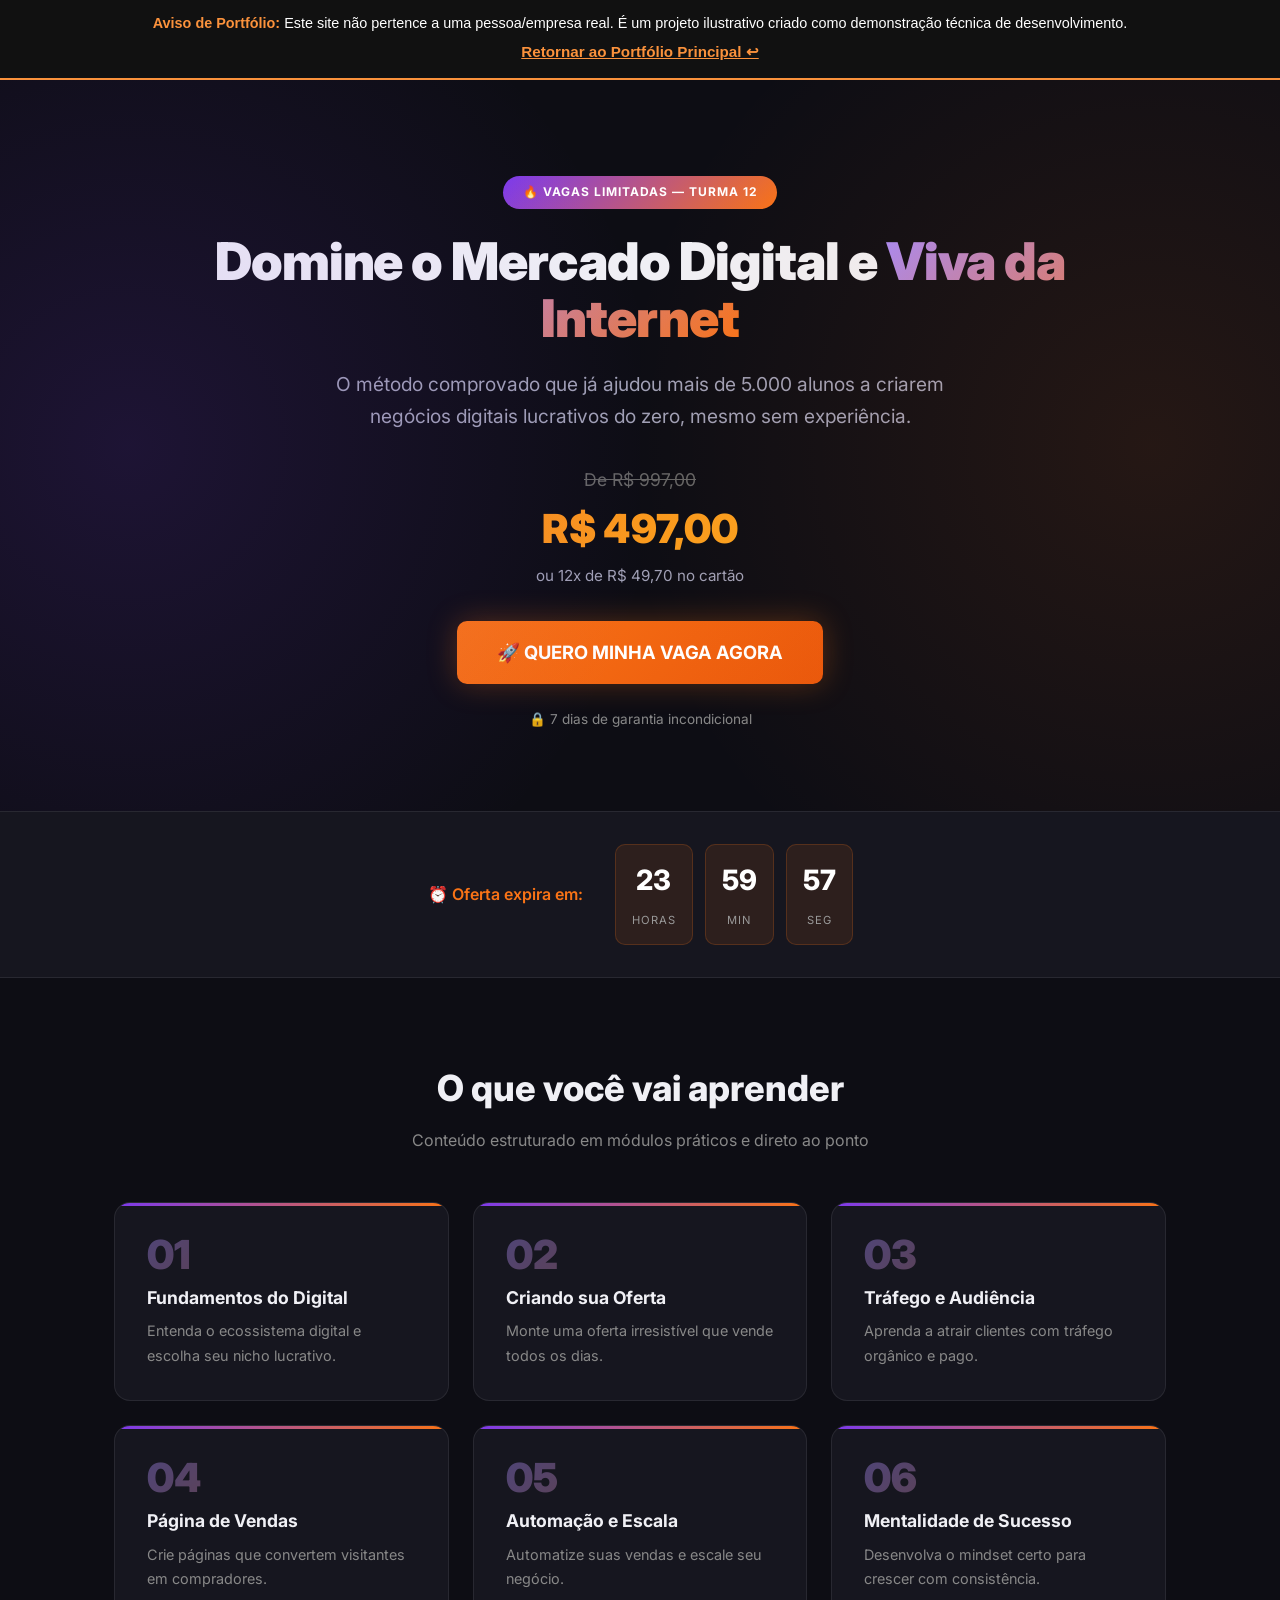
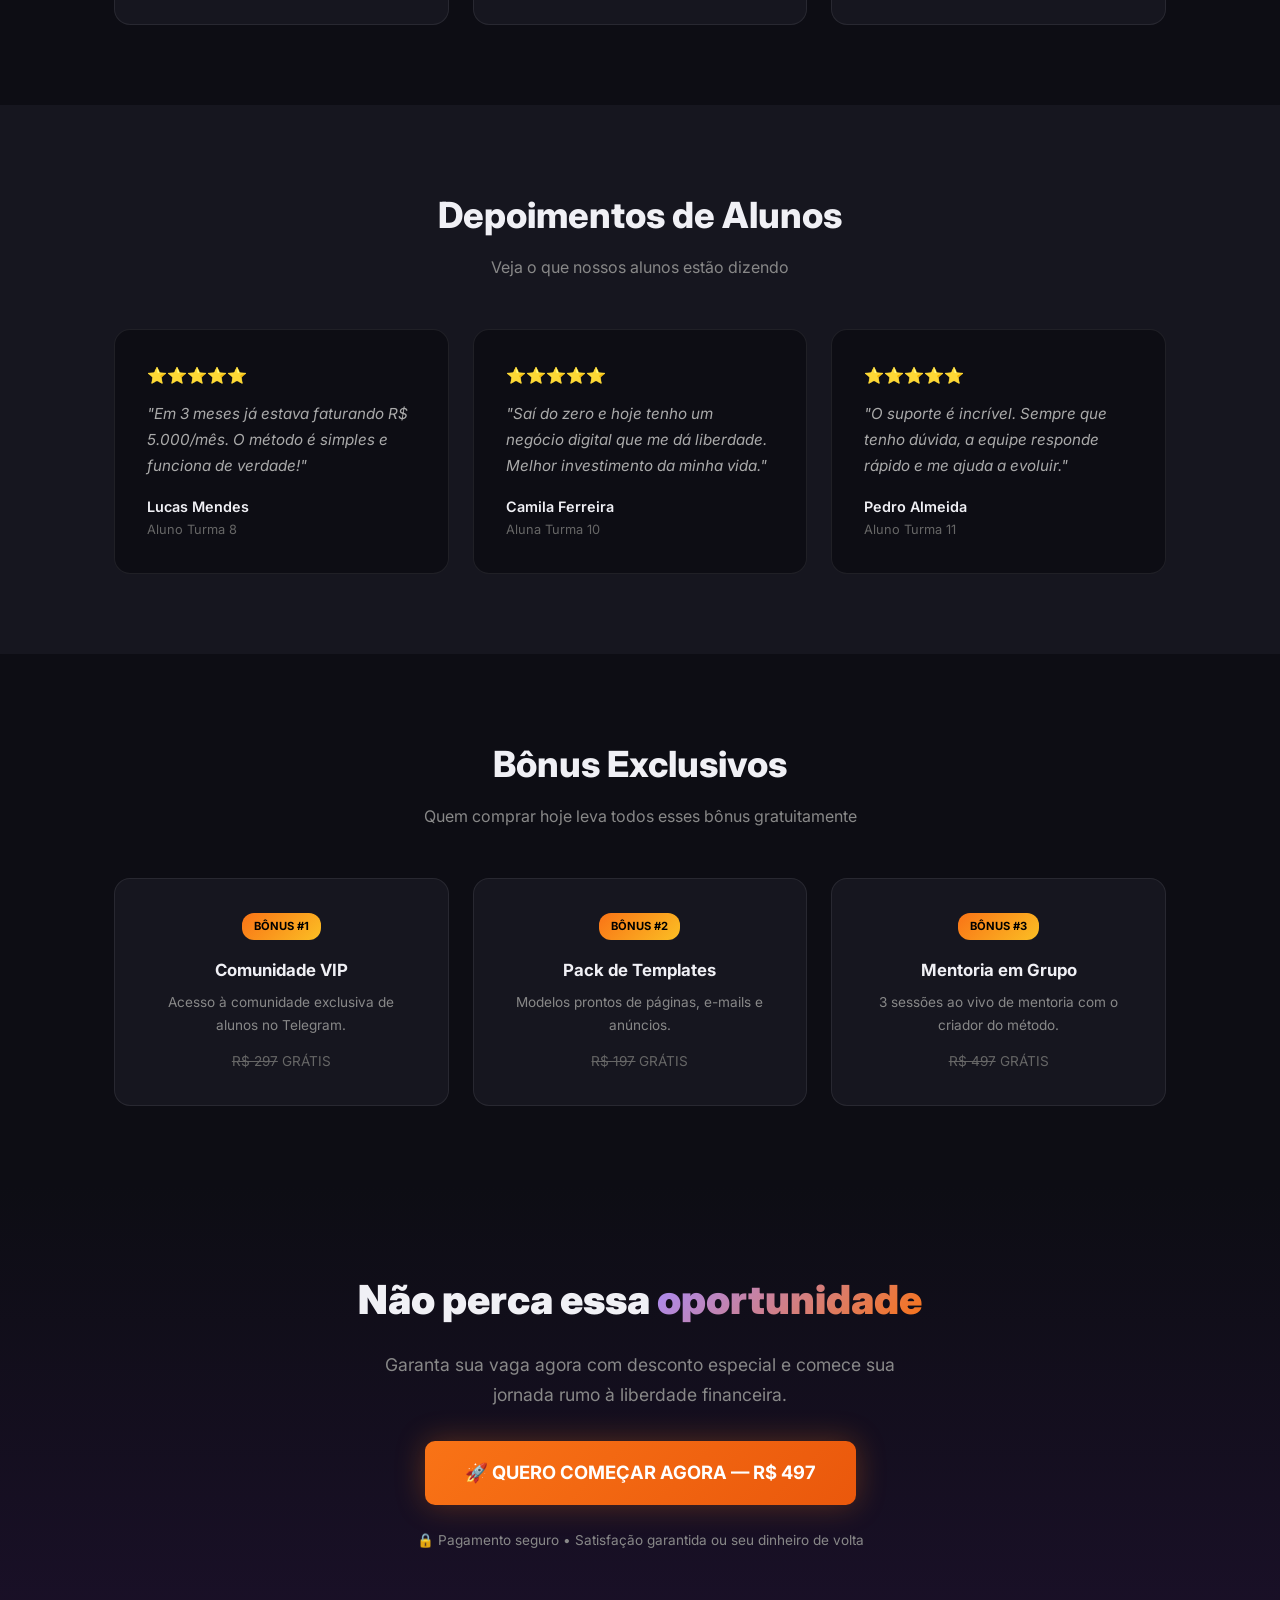
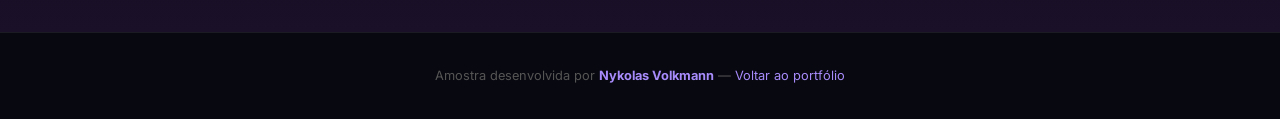
<file: amostras/pagina-vendas.html>
<!DOCTYPE html>
<html lang="pt-BR">
<head>
    <meta charset="UTF-8">
    <meta name="viewport" content="width=device-width, initial-scale=1.0">
    <title>Método Expert Digital — Página de Vendas | Amostra</title>
    <link rel="preconnect" href="https://fonts.googleapis.com">
    <link rel="preconnect" href="https://fonts.gstatic.com" crossorigin>
    <link href="https://fonts.googleapis.com/css2?family=Inter:wght@300;400;500;600;700;800;900&display=swap" rel="stylesheet">
    <style>
        *, *::before, *::after { margin:0; padding:0; box-sizing:border-box; }
        html { scroll-behavior:smooth; }
        body { font-family:'Inter',sans-serif; color:#f0f0f5; background:#0d0d14; line-height:1.7; overflow-x:hidden; }
        a { text-decoration:none; color:inherit; }
        img { max-width:100%; display:block; }
        .container { max-width:1100px; margin:0 auto; padding:0 1.5rem; }

        .back-banner { background:#111; color:#fff; text-align:center; padding:.6rem; font-size:.85rem; position:sticky; top:0; z-index:9999; }
        .back-banner a { color:#a78bfa; font-weight:600; text-decoration:underline; }

        :root {
            --purple: #7c3aed;
            --purple-light: #a78bfa;
            --orange: #f97316;
            --orange-dark: #ea580c;
            --bg: #0d0d14;
            --card: #16161f;
            --border: rgba(255,255,255,.08);
        }

        /* ---- HERO ---- */
        .hero { padding:6rem 0 5rem; text-align:center; position:relative; overflow:hidden; }
        .hero::before { content:''; position:absolute; top:-50%; left:-30%; width:80%; height:200%; background:radial-gradient(circle, rgba(124,58,237,.15), transparent 60%); pointer-events:none; }
        .hero::after { content:''; position:absolute; top:-50%; right:-30%; width:80%; height:200%; background:radial-gradient(circle, rgba(249,115,22,.1), transparent 60%); pointer-events:none; }
        .hero__tag { display:inline-block; background:linear-gradient(135deg,var(--purple),var(--orange)); color:#fff; font-size:.75rem; font-weight:700; padding:.4rem 1.2rem; border-radius:20px; text-transform:uppercase; letter-spacing:1px; margin-bottom:1.5rem; }
        .hero h1 { font-size:3.25rem; font-weight:900; line-height:1.1; margin-bottom:1.25rem; letter-spacing:-0.02em; }
        .hero h1 span { background:linear-gradient(135deg,var(--purple-light),var(--orange)); -webkit-background-clip:text; background-clip:text; -webkit-text-fill-color:transparent; }
        .hero p { font-size:1.2rem; color:#a0a0b5; max-width:650px; margin:0 auto 2rem; }
        .hero__price { margin-bottom:2rem; }
        .hero__price .old-price { font-size:1.1rem; color:#666; text-decoration:line-through; }
        .hero__price .new-price { font-size:2.5rem; font-weight:900; background:linear-gradient(135deg,var(--orange),#fbbf24); -webkit-background-clip:text; background-clip:text; -webkit-text-fill-color:transparent; }
        .hero__price .installments { font-size:.95rem; color:#a0a0b5; }
        .btn { display:inline-flex; align-items:center; gap:.5rem; padding:1rem 2.5rem; border-radius:10px; font-weight:700; font-size:1.1rem; transition:all .3s; cursor:pointer; border:none; }
        .btn--cta { background:linear-gradient(135deg,var(--orange),var(--orange-dark)); color:#fff; box-shadow:0 0 30px rgba(249,115,22,.3); font-size:1.15rem; }
        .btn--cta:hover { transform:translateY(-3px) scale(1.02); box-shadow:0 0 50px rgba(249,115,22,.4); }
        .hero__guarantee { margin-top:1.5rem; font-size:.85rem; color:#888; }

        /* ---- COUNTDOWN ---- */
        .countdown { padding:2rem 0; background:var(--card); border-top:1px solid var(--border); border-bottom:1px solid var(--border); }
        .countdown__inner { display:flex; align-items:center; justify-content:center; gap:2rem; flex-wrap:wrap; }
        .countdown__label { font-size:1rem; font-weight:600; color:var(--orange); }
        .countdown__timer { display:flex; gap:.75rem; }
        .countdown__block { background:rgba(249,115,22,.1); border:1px solid rgba(249,115,22,.2); border-radius:10px; padding:.75rem 1rem; text-align:center; min-width:65px; }
        .countdown__number { font-size:1.75rem; font-weight:800; color:#fff; display:block; }
        .countdown__unit { font-size:.7rem; color:#999; text-transform:uppercase; letter-spacing:1px; }

        /* ---- MODULES ---- */
        .modules { padding:5rem 0; }
        .section-title { text-align:center; font-size:2.25rem; font-weight:800; margin-bottom:.5rem; }
        .section-sub { text-align:center; color:#888; margin-bottom:3rem; }
        .modules__grid { display:grid; grid-template-columns:repeat(3,1fr); gap:1.5rem; }
        .module-card { background:var(--card); border:1px solid var(--border); border-radius:16px; padding:2rem; transition:all .3s; position:relative; overflow:hidden; }
        .module-card::before { content:''; position:absolute; top:0; left:0; right:0; height:3px; background:linear-gradient(90deg,var(--purple),var(--orange)); }
        .module-card:hover { transform:translateY(-4px); border-color:rgba(124,58,237,.3); box-shadow:0 8px 30px rgba(0,0,0,.3); }
        .module-card__number { font-size:2.5rem; font-weight:900; background:linear-gradient(135deg,var(--purple-light),var(--orange)); -webkit-background-clip:text; background-clip:text; -webkit-text-fill-color:transparent; opacity:.4; line-height:1; margin-bottom:.5rem; }
        .module-card h3 { font-size:1.1rem; font-weight:700; margin-bottom:.4rem; }
        .module-card p { font-size:.9rem; color:#888; }

        /* ---- TESTIMONIALS ---- */
        .testimonials { padding:5rem 0; background:var(--card); }
        .testimonials__grid { display:grid; grid-template-columns:repeat(3,1fr); gap:1.5rem; }
        .test-card { background:var(--bg); border:1px solid var(--border); border-radius:16px; padding:2rem; }
        .test-card .stars { color:#fbbf24; font-size:1rem; margin-bottom:.75rem; }
        .test-card p { font-size:.95rem; color:#aaa; font-style:italic; margin-bottom:1rem; }
        .test-card__author { font-weight:600; font-size:.9rem; }
        .test-card__info { font-size:.8rem; color:#666; }

        /* ---- BONUS ---- */
        .bonus { padding:5rem 0; }
        .bonus__grid { display:grid; grid-template-columns:repeat(3,1fr); gap:1.5rem; }
        .bonus-card { background:var(--card); border:1px solid var(--border); border-radius:16px; padding:2rem; text-align:center; transition:all .3s; }
        .bonus-card:hover { border-color:rgba(249,115,22,.3); transform:translateY(-4px); }
        .bonus-card__badge { display:inline-block; background:linear-gradient(135deg,var(--orange),#fbbf24); color:#000; font-size:.7rem; font-weight:700; padding:.25rem .75rem; border-radius:12px; margin-bottom:1rem; text-transform:uppercase; }
        .bonus-card h3 { font-size:1.05rem; margin-bottom:.4rem; }
        .bonus-card p { font-size:.85rem; color:#888; }
        .bonus-card__value { margin-top:.75rem; font-size:.85rem; color:#666; }
        .bonus-card__value span { text-decoration:line-through; }

        /* ---- FINAL CTA ---- */
        .final-cta { padding:5rem 0; text-align:center; background:linear-gradient(180deg, var(--bg), #1a1028); }
        .final-cta h2 { font-size:2.5rem; font-weight:900; margin-bottom:1rem; }
        .final-cta h2 span { background:linear-gradient(135deg,var(--purple-light),var(--orange)); -webkit-background-clip:text; background-clip:text; -webkit-text-fill-color:transparent; }
        .final-cta p { color:#888; max-width:550px; margin:0 auto 2rem; font-size:1.1rem; }

        .footer { background:#080810; text-align:center; padding:2rem; font-size:.8rem; color:#555; border-top:1px solid var(--border); }

        @media(max-width:768px){
            .hero h1 { font-size:2rem; }
            .modules__grid, .testimonials__grid, .bonus__grid { grid-template-columns:1fr; }
            .hero__btns { justify-content:center; }
        }
        @media(max-width:480px){
            .countdown__inner { gap: 1rem; }
            .countdown__block { min-width: 55px; padding: 0.5rem; }
            .countdown__number { font-size: 1.4rem; }
        }
    </style>
</head>
<body>

    <div class="back-banner" style="background: #111; color: #fff; text-align: center; padding: 0.8rem 1rem; font-size: 0.9rem; position: sticky; top: 0; z-index: 9999; display: flex; flex-direction: column; align-items: center; gap: 0.4rem; border-bottom: 2px solid #fb923c; font-family: sans-serif;">
        <span style="display: flex; align-items: center; gap: 0.5rem; justify-content: center; font-weight: 400; line-height: 1.4;">
            <span><strong style="color: #fb923c;">Aviso de Portfólio:</strong> Este site não pertence a uma pessoa/empresa real. É um projeto ilustrativo criado como demonstração técnica de desenvolvimento.</span>
        </span>
        <a href="../index.html#portfolio" style="color: #fb923c; font-weight: 600; text-decoration: underline; font-size: 0.95rem;">Retornar ao Portfólio Principal ↩</a>
    </div>

    <!-- Hero -->
    <section class="hero">
        <div class="container">
            <span class="hero__tag">🔥 Vagas Limitadas — Turma 12</span>
            <h1>Domine o Mercado Digital e <span>Viva da Internet</span></h1>
            <p>O método comprovado que já ajudou mais de 5.000 alunos a criarem negócios digitais lucrativos do zero, mesmo sem experiência.</p>
            <div class="hero__price">
                <div class="old-price">De R$ 997,00</div>
                <div class="new-price">R$ 497,00</div>
                <div class="installments">ou 12x de R$ 49,70 no cartão</div>
            </div>
            <a href="#" class="btn btn--cta">🚀 QUERO MINHA VAGA AGORA</a>
            <div class="hero__guarantee">🔒 7 dias de garantia incondicional</div>
        </div>
    </section>

    <!-- Countdown -->
    <section class="countdown">
        <div class="container">
            <div class="countdown__inner">
                <span class="countdown__label">⏰ Oferta expira em:</span>
                <div class="countdown__timer">
                    <div class="countdown__block"><span class="countdown__number" id="hours">23</span><span class="countdown__unit">Horas</span></div>
                    <div class="countdown__block"><span class="countdown__number" id="minutes">59</span><span class="countdown__unit">Min</span></div>
                    <div class="countdown__block"><span class="countdown__number" id="seconds">59</span><span class="countdown__unit">Seg</span></div>
                </div>
            </div>
        </div>
    </section>

    <!-- Modules -->
    <section class="modules">
        <div class="container">
            <h2 class="section-title">O que você vai aprender</h2>
            <p class="section-sub">Conteúdo estruturado em módulos práticos e direto ao ponto</p>
            <div class="modules__grid">
                <div class="module-card">
                    <div class="module-card__number">01</div>
                    <h3>Fundamentos do Digital</h3>
                    <p>Entenda o ecossistema digital e escolha seu nicho lucrativo.</p>
                </div>
                <div class="module-card">
                    <div class="module-card__number">02</div>
                    <h3>Criando sua Oferta</h3>
                    <p>Monte uma oferta irresistível que vende todos os dias.</p>
                </div>
                <div class="module-card">
                    <div class="module-card__number">03</div>
                    <h3>Tráfego e Audiência</h3>
                    <p>Aprenda a atrair clientes com tráfego orgânico e pago.</p>
                </div>
                <div class="module-card">
                    <div class="module-card__number">04</div>
                    <h3>Página de Vendas</h3>
                    <p>Crie páginas que convertem visitantes em compradores.</p>
                </div>
                <div class="module-card">
                    <div class="module-card__number">05</div>
                    <h3>Automação e Escala</h3>
                    <p>Automatize suas vendas e escale seu negócio.</p>
                </div>
                <div class="module-card">
                    <div class="module-card__number">06</div>
                    <h3>Mentalidade de Sucesso</h3>
                    <p>Desenvolva o mindset certo para crescer com consistência.</p>
                </div>
            </div>
        </div>
    </section>

    <!-- Testimonials -->
    <section class="testimonials">
        <div class="container">
            <h2 class="section-title">Depoimentos de Alunos</h2>
            <p class="section-sub">Veja o que nossos alunos estão dizendo</p>
            <div class="testimonials__grid">
                <div class="test-card">
                    <div class="stars">⭐⭐⭐⭐⭐</div>
                    <p>"Em 3 meses já estava faturando R$ 5.000/mês. O método é simples e funciona de verdade!"</p>
                    <div class="test-card__author">Lucas Mendes</div>
                    <div class="test-card__info">Aluno Turma 8</div>
                </div>
                <div class="test-card">
                    <div class="stars">⭐⭐⭐⭐⭐</div>
                    <p>"Saí do zero e hoje tenho um negócio digital que me dá liberdade. Melhor investimento da minha vida."</p>
                    <div class="test-card__author">Camila Ferreira</div>
                    <div class="test-card__info">Aluna Turma 10</div>
                </div>
                <div class="test-card">
                    <div class="stars">⭐⭐⭐⭐⭐</div>
                    <p>"O suporte é incrível. Sempre que tenho dúvida, a equipe responde rápido e me ajuda a evoluir."</p>
                    <div class="test-card__author">Pedro Almeida</div>
                    <div class="test-card__info">Aluno Turma 11</div>
                </div>
            </div>
        </div>
    </section>

    <!-- Bonus -->
    <section class="bonus">
        <div class="container">
            <h2 class="section-title">Bônus Exclusivos</h2>
            <p class="section-sub">Quem comprar hoje leva todos esses bônus gratuitamente</p>
            <div class="bonus__grid">
                <div class="bonus-card">
                    <span class="bonus-card__badge">Bônus #1</span>
                    <h3>Comunidade VIP</h3>
                    <p>Acesso à comunidade exclusiva de alunos no Telegram.</p>
                    <div class="bonus-card__value"><span>R$ 297</span> GRÁTIS</div>
                </div>
                <div class="bonus-card">
                    <span class="bonus-card__badge">Bônus #2</span>
                    <h3>Pack de Templates</h3>
                    <p>Modelos prontos de páginas, e-mails e anúncios.</p>
                    <div class="bonus-card__value"><span>R$ 197</span> GRÁTIS</div>
                </div>
                <div class="bonus-card">
                    <span class="bonus-card__badge">Bônus #3</span>
                    <h3>Mentoria em Grupo</h3>
                    <p>3 sessões ao vivo de mentoria com o criador do método.</p>
                    <div class="bonus-card__value"><span>R$ 497</span> GRÁTIS</div>
                </div>
            </div>
        </div>
    </section>

    <!-- Final CTA -->
    <section class="final-cta">
        <div class="container">
            <h2>Não perca essa <span>oportunidade</span></h2>
            <p>Garanta sua vaga agora com desconto especial e comece sua jornada rumo à liberdade financeira.</p>
            <a href="#" class="btn btn--cta">🚀 QUERO COMEÇAR AGORA — R$ 497</a>
            <div class="hero__guarantee" style="margin-top:1.5rem;">🔒 Pagamento seguro • Satisfação garantida ou seu dinheiro de volta</div>
        </div>
    </section>

    <footer class="footer">
        <p>Amostra desenvolvida por <strong style="color:#a78bfa">Nykolas Volkmann</strong> — <a href="../index.html" style="color:#a78bfa">Voltar ao portfólio</a></p>
    </footer>

    <script>
        // Simple countdown timer
        function startCountdown() {
            let h = 23, m = 59, s = 59;
            setInterval(() => {
                s--;
                if(s < 0) { s = 59; m--; }
                if(m < 0) { m = 59; h--; }
                if(h < 0) { h = 23; m = 59; s = 59; }
                document.getElementById('hours').textContent = String(h).padStart(2,'0');
                document.getElementById('minutes').textContent = String(m).padStart(2,'0');
                document.getElementById('seconds').textContent = String(s).padStart(2,'0');
            }, 1000);
        }
        startCountdown();
    </script>
</body>
</html>
</file>
<file: style.css>
/* =============================================
   DESIGN TOKENS & RESET
   ============================================= */
:root {
    /* Colors — Dark sophisticated palette */
    --bg-primary: #0a0a0f;
    --bg-secondary: #111118;
    --bg-card: #16161f;
    --bg-card-hover: #1c1c28;
    --bg-elevated: #1f1f2c;

    /* Accent gradient */
    --accent-1: #6366f1;     /* Indigo */
    --accent-2: #8b5cf6;     /* Violet */
    --accent-3: #a78bfa;     /* Light violet */
    --accent-glow: rgba(99,102,241,.15);

    /* Green for WhatsApp / success */
    --green: #10b981;
    --green-glow: rgba(16,185,129,.15);

    /* Text */
    --text-primary: #f0f0f5;
    --text-secondary: #9ca3af;
    --text-muted: #6b7280;

    /* Borders */
    --border: rgba(255,255,255,.06);
    --border-hover: rgba(255,255,255,.12);

    /* Radius */
    --radius-sm: 8px;
    --radius-md: 12px;
    --radius-lg: 16px;
    --radius-xl: 24px;
    --radius-full: 9999px;

    /* Typography */
    --font-primary: 'Inter', -apple-system, BlinkMacSystemFont, 'Segoe UI', sans-serif;
    --font-display: 'Space Grotesk', 'Inter', sans-serif;

    /* Font sizes */
    --fs-xs: 0.75rem;
    --fs-sm: 0.875rem;
    --fs-base: 1rem;
    --fs-md: 1.125rem;
    --fs-lg: 1.25rem;
    --fs-xl: 1.5rem;
    --fs-2xl: 2rem;
    --fs-3xl: 2.5rem;
    --fs-4xl: 3.25rem;
    --fs-hero: clamp(2.5rem, 5vw, 4rem);

    /* Spacing */
    --section-pad: 100px;

    /* Transitions */
    --ease: cubic-bezier(.16,1,.3,1);
}

/* Reset */
*, *::before, *::after { margin:0; padding:0; box-sizing:border-box; }
html { scroll-behavior:smooth; font-size:16px; }
body {
    font-family: var(--font-primary);
    background: var(--bg-primary);
    color: var(--text-primary);
    line-height: 1.7;
    overflow-x: hidden;
    -webkit-font-smoothing: antialiased;
    -moz-osx-font-smoothing: grayscale;
}
a { text-decoration:none; color:inherit; transition: color .3s; }
ul { list-style:none; }
img { max-width:100%; display:block; }

/* Selection */
::selection { background: var(--accent-1); color:#fff; }

/* Scrollbar */
::-webkit-scrollbar { width:5px; }
::-webkit-scrollbar-track { background: var(--bg-primary); }
::-webkit-scrollbar-thumb { background: var(--accent-1); border-radius:5px; }

/* =============================================
   UTILITIES
   ============================================= */
.container {
    max-width: 1200px;
    margin: 0 auto;
    padding: 0 1.5rem;
}

.text-gradient {
    background: linear-gradient(135deg, var(--accent-1) 0%, var(--accent-3) 100%);
    -webkit-background-clip: text;
    background-clip: text;
    -webkit-text-fill-color: transparent;
}

.section {
    padding: var(--section-pad) 0;
    position: relative;
}

.section--alt {
    background: var(--bg-secondary);
}

/* Section Header */
.section__header {
    text-align: center;
    max-width: 700px;
    margin: 0 auto 64px;
}

.section__eyebrow {
    display: inline-flex;
    align-items: center;
    gap: 8px;
    font-size: var(--fs-xs);
    font-weight: 600;
    letter-spacing: 2px;
    text-transform: uppercase;
    color: var(--accent-3);
    margin-bottom: 20px;
}

.section__eyebrow svg {
    opacity: .7;
}

.section__title {
    font-family: var(--font-display);
    font-size: var(--fs-3xl);
    font-weight: 700;
    line-height: 1.15;
    letter-spacing: -0.02em;
    margin-bottom: 16px;
}

.section__description {
    font-size: var(--fs-md);
    color: var(--text-secondary);
    max-width: 560px;
    margin: 0 auto;
}

/* =============================================
   BUTTONS
   ============================================= */
.btn {
    display: inline-flex;
    align-items: center;
    gap: 10px;
    padding: 14px 28px;
    border-radius: var(--radius-md);
    font-family: var(--font-primary);
    font-size: var(--fs-sm);
    font-weight: 600;
    cursor: pointer;
    border: none;
    transition: all .35s var(--ease);
    text-decoration: none;
    white-space: nowrap;
}

.btn--primary {
    background: linear-gradient(135deg, var(--accent-1), var(--accent-2));
    color: #fff;
    box-shadow: 0 0 24px var(--accent-glow);
}
.btn--primary:hover {
    transform: translateY(-2px);
    box-shadow: 0 8px 40px rgba(99,102,241,.3);
}

.btn--ghost {
    background: transparent;
    color: var(--text-primary);
    border: 1px solid var(--border-hover);
}
.btn--ghost:hover {
    border-color: var(--accent-1);
    color: var(--accent-3);
    transform: translateY(-2px);
}

.btn--ghost-light {
    background: transparent;
    color: rgba(255,255,255,.9);
    border: 1px solid rgba(255,255,255,.2);
}
.btn--ghost-light:hover {
    border-color: rgba(255,255,255,.5);
    background: rgba(255,255,255,.05);
    transform: translateY(-2px);
}

.btn--whatsapp {
    background: #25d366;
    color: #fff;
    box-shadow: 0 0 20px var(--green-glow);
}
.btn--whatsapp:hover {
    background: #1db954;
    transform: translateY(-2px);
    box-shadow: 0 8px 32px rgba(37,211,102,.3);
}

.btn--small {
    padding: 10px 20px;
    font-size: var(--fs-xs);
    background: rgba(255,255,255,.1);
    backdrop-filter: blur(10px);
    border: 1px solid rgba(255,255,255,.2);
    color: #fff;
    border-radius: var(--radius-sm);
}
.btn--small:hover {
    background: rgba(255,255,255,.2);
    transform: translateY(-2px);
}

/* =============================================
   REVEAL ANIMATIONS
   ============================================= */
[data-reveal] {
    opacity:0;
    transform: translateY(30px);
    transition: opacity .8s var(--ease), transform .8s var(--ease);
}
[data-reveal].revealed {
    opacity:1;
    transform: none;
}
[data-reveal-delay="100"] { transition-delay:.1s; }
[data-reveal-delay="200"] { transition-delay:.2s; }
[data-reveal-delay="300"] { transition-delay:.3s; }

/* =============================================
   HEADER / NAV
   ============================================= */
#header {
    position: fixed;
    top: 0; left: 0; right: 0;
    z-index: 1000;
    transition: all .4s var(--ease);
}
#header.scrolled {
    background: rgba(10,10,15,.85);
    backdrop-filter: blur(20px) saturate(180%);
    border-bottom: 1px solid var(--border);
}

.nav {
    display: flex;
    align-items: center;
    justify-content: space-between;
    padding: 20px 0;
    transition: padding .4s var(--ease);
}
#header.scrolled .nav {
    padding: 14px 0;
}

.nav__logo {
    font-family: var(--font-display);
    font-size: var(--fs-lg);
    font-weight: 700;
    color: var(--text-primary);
}
.logo-bracket { color: var(--accent-1); }
.logo-dot { color: var(--accent-2); }

.nav__list {
    display: flex;
    align-items: center;
    gap: 32px;
}

.nav__link {
    font-size: var(--fs-sm);
    font-weight: 500;
    color: var(--text-secondary);
    transition: color .3s;
    position: relative;
}
.nav__link:hover {
    color: var(--text-primary);
}
.nav__link::after {
    content: '';
    position: absolute;
    bottom: -4px; left: 0;
    width: 0; height: 2px;
    background: var(--accent-1);
    transition: width .3s var(--ease);
}
.nav__link:hover::after {
    width: 100%;
}

.nav__link--cta {
    background: linear-gradient(135deg, var(--accent-1), var(--accent-2));
    color: #fff !important;
    padding: 8px 20px;
    border-radius: var(--radius-full);
    font-weight: 600;
}
.nav__link--cta::after { display:none; }
.nav__link--cta:hover {
    box-shadow: 0 4px 20px var(--accent-glow);
    transform: translateY(-1px);
}

/* Mobile Toggle */
.nav__toggle {
    display: none;
    flex-direction: column;
    gap: 5px;
    background: none;
    border: none;
    cursor: pointer;
    padding: 4px;
    z-index: 1001;
}
.nav__toggle span {
    display: block;
    width: 24px; height: 2px;
    background: var(--text-primary);
    transition: all .3s;
    border-radius: 2px;
}
.nav__toggle.active span:nth-child(1) { transform: rotate(45deg) translate(5px, 5px); }
.nav__toggle.active span:nth-child(2) { opacity:0; }
.nav__toggle.active span:nth-child(3) { transform: rotate(-45deg) translate(5px, -5px); }

/* =============================================
   HERO SECTION
   ============================================= */
.hero {
    min-height: 100vh;
    display: flex;
    align-items: center;
    position: relative;
    overflow: hidden;
    padding-top: 80px;
}

/* Glow effects */
.hero__glow {
    position: absolute;
    border-radius: 50%;
    filter: blur(120px);
    pointer-events: none;
}
.hero__glow--1 {
    width: 500px; height: 500px;
    background: rgba(99,102,241,.12);
    top: -100px; left: -100px;
}
.hero__glow--2 {
    width: 400px; height: 400px;
    background: rgba(139,92,246,.08);
    bottom: -50px; right: -50px;
}

/* Grid lines */
.hero__grid-lines {
    position: absolute;
    inset: 0;
    background-image:
        linear-gradient(rgba(255,255,255,.02) 1px, transparent 1px),
        linear-gradient(90deg, rgba(255,255,255,.02) 1px, transparent 1px);
    background-size: 80px 80px;
    pointer-events: none;
}

.hero__container {
    display: grid;
    grid-template-columns: 1.1fr 1fr;
    gap: 60px;
    align-items: center;
    position: relative;
    z-index: 2;
}

/* Hero Content */
.hero__badge {
    display: inline-flex;
    align-items: center;
    gap: 8px;
    padding: 6px 16px;
    background: var(--accent-glow);
    border: 1px solid rgba(99,102,241,.2);
    border-radius: var(--radius-full);
    font-size: var(--fs-xs);
    font-weight: 600;
    color: var(--accent-3);
    letter-spacing: .5px;
    text-transform: uppercase;
    margin-bottom: 24px;
}

.hero__title {
    font-family: var(--font-display);
    font-size: var(--fs-hero);
    font-weight: 800;
    line-height: 1.08;
    letter-spacing: -0.03em;
    margin-bottom: 20px;
}

.hero__subtitle {
    font-size: var(--fs-md);
    color: var(--text-secondary);
    max-width: 480px;
    margin-bottom: 36px;
    line-height: 1.8;
}
.hero__subtitle strong {
    color: var(--text-primary);
    font-weight: 600;
}

.hero__actions {
    display: flex;
    gap: 14px;
    flex-wrap: wrap;
    margin-bottom: 48px;
}

/* Metrics */
.hero__metrics {
    display: flex;
    align-items: center;
    gap: 32px;
}

.hero__metric {
    display: flex;
    flex-direction: column;
}
.hero__metric-value {
    font-family: var(--font-display);
    font-size: var(--fs-2xl);
    font-weight: 700;
    color: var(--text-primary);
    line-height: 1;
}
.hero__metric-plus {
    font-family: var(--font-display);
    font-size: var(--fs-2xl);
    font-weight: 700;
    color: var(--accent-3);
    line-height: 1;
}
.hero__metric-label {
    font-size: var(--fs-xs);
    color: var(--text-muted);
    margin-top: 4px;
    text-transform: uppercase;
    letter-spacing: 1px;
}

.hero__metric-divider {
    width: 1px; height: 40px;
    background: var(--border);
}

/* Hero Visual / Mockup */
.hero__visual {
    position: relative;
}

.hero__mockup {
    position: relative;
}

.mockup__browser {
    display: flex;
    align-items: center;
    gap: 12px;
    padding: 12px 16px;
    background: var(--bg-card);
    border: 1px solid var(--border);
    border-bottom: none;
    border-radius: var(--radius-lg) var(--radius-lg) 0 0;
}

.mockup__dots {
    display: flex;
    gap: 6px;
}
.mockup__dots span {
    width: 10px; height: 10px;
    border-radius: 50%;
}
.mockup__dots span:nth-child(1) { background:#ff5f57; }
.mockup__dots span:nth-child(2) { background:#febc2e; }
.mockup__dots span:nth-child(3) { background:#28c840; }

.mockup__url {
    font-size: var(--fs-xs);
    color: var(--text-muted);
    background: rgba(255,255,255,.04);
    padding: 4px 12px;
    border-radius: var(--radius-sm);
    flex: 1;
    text-align: center;
}

.mockup__screen {
    background: var(--bg-card);
    border: 1px solid var(--border);
    border-top: none;
    border-radius: 0 0 var(--radius-lg) var(--radius-lg);
    padding: 20px;
    min-height: 300px;
}

.mockup__content {
    display: flex;
    flex-direction: column;
    gap: 12px;
}

.mockup__block {
    border-radius: var(--radius-sm);
    animation: shimmer 2.5s infinite;
}
.mockup__block--header {
    height: 12px; width: 60%;
    background: rgba(99,102,241,.15);
}
.mockup__block--hero {
    height: 80px;
    background: linear-gradient(135deg, rgba(99,102,241,.1), rgba(139,92,246,.1));
    border-radius: var(--radius-md);
}
.mockup__row {
    display: grid;
    grid-template-columns: repeat(3, 1fr);
    gap: 8px;
}
.mockup__block--card {
    height: 80px;
    background: rgba(255,255,255,.03);
    border: 1px solid var(--border);
    border-radius: var(--radius-sm);
}
.mockup__block--cta {
    height: 36px; width: 50%;
    margin: 0 auto;
    background: linear-gradient(135deg, var(--accent-1), var(--accent-2));
    opacity: .6;
    border-radius: var(--radius-full);
}

@keyframes shimmer {
    0%,100% { opacity:1; }
    50% { opacity:.6; }
}

/* Floating badges */
.mockup__float {
    position: absolute;
    display: flex;
    align-items: center;
    gap: 10px;
    padding: 12px 18px;
    background: var(--bg-card);
    border: 1px solid var(--border);
    border-radius: var(--radius-md);
    box-shadow: 0 12px 40px rgba(0,0,0,.3);
    animation: floatBob 5s ease-in-out infinite;
}
.mockup__float--conversion {
    top: 30%; right: -30px;
    animation-delay: 0s;
}
.mockup__float--speed {
    bottom: 20%; left: -30px;
    animation-delay: 1.5s;
}
.float__value {
    font-family: var(--font-display);
    font-size: var(--fs-sm);
    font-weight: 700;
    display: block;
    line-height: 1;
}
.mockup__float--conversion .float__value { color: var(--green); }
.mockup__float--speed .float__value { color: var(--accent-3); }
.float__label {
    font-size: 10px;
    color: var(--text-muted);
    text-transform: uppercase;
    letter-spacing: 1px;
}

@keyframes floatBob {
    0%,100% { transform: translateY(0); }
    50% { transform: translateY(-8px); }
}

/* Scroll Indicator */
.hero__scroll {
    position: absolute;
    bottom: 32px;
    left: 50%;
    transform: translateX(-50%);
    z-index: 2;
}

.scroll-indicator {
    width: 20px; height: 32px;
    border: 2px solid var(--border-hover);
    border-radius: var(--radius-full);
    display: flex;
    justify-content: center;
    padding-top: 6px;
}
.scroll-indicator__dot {
    width: 3px; height: 6px;
    background: var(--accent-3);
    border-radius: var(--radius-full);
    animation: scrollDot 2s ease-in-out infinite;
}
@keyframes scrollDot {
    0%,100% { transform: translateY(0); opacity:1; }
    100% { transform: translateY(12px); opacity:0; }
}

/* =============================================
   PROJETOS SECTION
   ============================================= */
.projetos__disclaimer {
    display: inline-flex;
    align-items: flex-start;
    gap: 10px;
    margin-top: 20px;
    padding: 14px 20px;
    background: rgba(251,146,60,.06);
    border: 1px solid rgba(251,146,60,.15);
    border-radius: var(--radius-md);
    max-width: 600px;
    text-align: left;
}
.projetos__disclaimer svg {
    color: #fb923c;
    flex-shrink: 0;
    margin-top: 2px;
}
.projetos__disclaimer p {
    font-size: var(--fs-sm);
    color: var(--text-secondary);
    line-height: 1.6;
    margin: 0;
}
.projetos__disclaimer strong {
    color: #fb923c;
}

.projetos__grid {
    display: grid;
    grid-template-columns: repeat(2, 1fr);
    gap: 28px;
}

.projeto {
    background: var(--bg-card);
    border: 1px solid var(--border);
    border-radius: var(--radius-lg);
    overflow: hidden;
    transition: all .4s var(--ease);
}
.projeto:hover {
    transform: translateY(-6px);
    border-color: rgba(99,102,241,.25);
    box-shadow: 0 20px 60px rgba(0,0,0,.3);
}

.projeto__image-wrap {
    position: relative;
    overflow: hidden;
    aspect-ratio: 16/10;
}
.projeto__image-wrap img {
    width: 100%; height: 100%;
    object-fit: cover;
    transition: transform .5s var(--ease);
}
.projeto:hover .projeto__image-wrap img {
    transform: scale(1.05);
}

.projeto__overlay {
    position: absolute;
    inset: 0;
    background: rgba(10,10,15,.7);
    backdrop-filter: blur(4px);
    display: flex;
    align-items: center;
    justify-content: center;
    opacity: 0;
    transition: opacity .35s var(--ease);
}
.projeto:hover .projeto__overlay { opacity:1; }

.projeto__info {
    padding: 20px 24px 24px;
}

.projeto__tag {
    display: inline-block;
    font-size: 10px;
    font-weight: 600;
    letter-spacing: 1px;
    text-transform: uppercase;
    color: var(--accent-3);
    background: var(--accent-glow);
    padding: 4px 12px;
    border-radius: var(--radius-full);
    margin-bottom: 10px;
}

.projeto__title {
    font-family: var(--font-display);
    font-size: var(--fs-lg);
    font-weight: 700;
    margin-bottom: 6px;
    line-height: 1.3;
}

.projeto__desc {
    font-size: var(--fs-sm);
    color: var(--text-secondary);
    line-height: 1.6;
}

/* =============================================
   PROCESSO SECTION
   ============================================= */
.processo__grid {
    display: flex;
    align-items: flex-start;
    justify-content: center;
    gap: 0;
}

.processo__step {
    flex: 1;
    max-width: 260px;
    text-align: center;
    position: relative;
    padding: 32px 24px;
    background: var(--bg-card);
    border: 1px solid var(--border);
    border-radius: var(--radius-lg);
    transition: all .4s var(--ease);
}
.processo__step:hover {
    transform: translateY(-6px);
    border-color: rgba(99,102,241,.2);
    box-shadow: 0 16px 48px rgba(0,0,0,.2);
}

.step__number {
    position: absolute;
    top: -14px; right: 16px;
    font-family: var(--font-display);
    font-size: var(--fs-xs);
    font-weight: 700;
    color: var(--accent-3);
    background: var(--bg-secondary);
    border: 1px solid rgba(99,102,241,.2);
    padding: 4px 10px;
    border-radius: var(--radius-full);
}

.step__icon {
    width: 64px; height: 64px;
    margin: 0 auto 20px;
    display: flex;
    align-items: center;
    justify-content: center;
    background: var(--accent-glow);
    border-radius: var(--radius-md);
    color: var(--accent-3);
    transition: all .4s var(--ease);
}
.processo__step:hover .step__icon {
    background: rgba(99,102,241,.2);
    border-radius: 50%;
}

.step__title {
    font-family: var(--font-display);
    font-size: var(--fs-lg);
    font-weight: 700;
    margin-bottom: 8px;
}
.step__text {
    font-size: var(--fs-sm);
    color: var(--text-secondary);
    line-height: 1.7;
}

.processo__connector {
    display: flex;
    align-items: center;
    padding-top: 60px;
    color: var(--text-muted);
    flex-shrink: 0;
}

/* =============================================
   BENEFICIOS SECTION
   ============================================= */
.beneficios__grid {
    display: grid;
    grid-template-columns: repeat(4, 1fr);
    gap: 24px;
}

.beneficio {
    padding: 32px 28px;
    background: var(--bg-card);
    border: 1px solid var(--border);
    border-radius: var(--radius-lg);
    transition: all .4s var(--ease);
    position: relative;
    overflow: hidden;
}
.beneficio::before {
    content: '';
    position: absolute;
    top: 0; left: 0;
    width: 100%; height: 3px;
    background: linear-gradient(90deg, var(--accent-1), var(--accent-2));
    transform: scaleX(0);
    transform-origin: left;
    transition: transform .4s var(--ease);
}
.beneficio:hover::before { transform: scaleX(1); }
.beneficio:hover {
    transform: translateY(-6px);
    border-color: rgba(99,102,241,.2);
    box-shadow: 0 16px 48px rgba(0,0,0,.2);
}

.beneficio__icon {
    width: 56px; height: 56px;
    display: flex;
    align-items: center;
    justify-content: center;
    background: var(--accent-glow);
    border-radius: var(--radius-md);
    color: var(--accent-3);
    margin-bottom: 20px;
    transition: all .4s var(--ease);
}
.beneficio:hover .beneficio__icon {
    background: rgba(99,102,241,.2);
}

.beneficio__title {
    font-family: var(--font-display);
    font-size: var(--fs-md);
    font-weight: 700;
    margin-bottom: 8px;
}
.beneficio__text {
    font-size: var(--fs-sm);
    color: var(--text-secondary);
    line-height: 1.7;
}

/* =============================================
   DIFERENCIAIS SECTION
   ============================================= */
.diferenciais__grid {
    display: grid;
    grid-template-columns: repeat(2, 1fr);
    gap: 20px;
    max-width: 900px;
    margin: 0 auto;
}

.diferencial {
    display: flex;
    align-items: flex-start;
    gap: 20px;
    padding: 28px 32px;
    background: var(--bg-card);
    border: 1px solid var(--border);
    border-radius: var(--radius-lg);
    transition: all .4s var(--ease);
}
.diferencial:hover {
    transform: translateY(-4px);
    border-color: rgba(99,102,241,.2);
    box-shadow: 0 12px 40px rgba(0,0,0,.2);
}

.diferencial__number {
    font-family: var(--font-display);
    font-size: var(--fs-3xl);
    font-weight: 800;
    line-height: 1;
    background: linear-gradient(180deg, rgba(99,102,241,.3), rgba(99,102,241,.05));
    -webkit-background-clip: text;
    background-clip: text;
    -webkit-text-fill-color: transparent;
    flex-shrink: 0;
}

.diferencial__content h3 {
    font-family: var(--font-display);
    font-size: var(--fs-md);
    font-weight: 700;
    margin-bottom: 6px;
}
.diferencial__content p {
    font-size: var(--fs-sm);
    color: var(--text-secondary);
    line-height: 1.7;
}

/* =============================================
   CONTATO / CTA FINAL
   ============================================= */
.contato {
    padding: 120px 0;
}

.contato__wrapper {
    position: relative;
    background: linear-gradient(135deg, var(--bg-card), var(--bg-elevated));
    border: 1px solid var(--border);
    border-radius: var(--radius-xl);
    padding: 80px 60px;
    text-align: center;
    overflow: hidden;
}

.contato__glow {
    position: absolute;
    top: -100px; left: 50%;
    transform: translateX(-50%);
    width: 500px; height: 300px;
    background: radial-gradient(ellipse, rgba(99,102,241,.15), transparent 70%);
    pointer-events: none;
}

.contato__content {
    position: relative;
    z-index: 2;
}

.section__eyebrow--light {
    color: var(--accent-3);
}

.contato__title {
    font-family: var(--font-display);
    font-size: var(--fs-3xl);
    font-weight: 700;
    line-height: 1.15;
    letter-spacing: -0.02em;
    max-width: 600px;
    margin: 20px auto 16px;
}

.contato__text {
    font-size: var(--fs-md);
    color: var(--text-secondary);
    max-width: 500px;
    margin: 0 auto 36px;
}

.contato__actions {
    display: flex;
    gap: 14px;
    justify-content: center;
    flex-wrap: wrap;
    margin-bottom: 40px;
}

.contato__trust {
    display: flex;
    justify-content: center;
    gap: 32px;
    flex-wrap: wrap;
}

.trust__item {
    display: flex;
    align-items: center;
    gap: 8px;
    font-size: var(--fs-sm);
    color: var(--text-muted);
}
.trust__item svg {
    color: var(--accent-3);
    flex-shrink: 0;
}
.trust__item strong {
    color: var(--text-secondary);
}

/* =============================================
   FOOTER
   ============================================= */
.footer {
    background: var(--bg-secondary);
    border-top: 1px solid var(--border);
    padding: 32px 0;
}

.footer__container {
    display: flex;
    align-items: center;
    justify-content: space-between;
}

.footer__logo {
    font-family: var(--font-display);
    font-size: var(--fs-base);
    font-weight: 700;
    color: var(--text-primary);
}

.footer__copy {
    font-size: var(--fs-sm);
    color: var(--text-muted);
}

.footer__links {
    display: flex;
    gap: 16px;
}
.footer__links a {
    color: var(--text-muted);
    transition: color .3s;
}
.footer__links a:hover {
    color: var(--accent-3);
}

/* =============================================
   WHATSAPP FLOAT
   ============================================= */
.whatsapp-float {
    position: fixed;
    bottom: 28px; right: 28px;
    width: 56px; height: 56px;
    background: #25d366;
    border-radius: 50%;
    display: flex;
    align-items: center;
    justify-content: center;
    color: #fff;
    box-shadow: 0 4px 20px rgba(37,211,102,.35);
    z-index: 999;
    transition: all .3s var(--ease);
    opacity: 0;
    transform: scale(0);
}
.whatsapp-float.visible {
    opacity: 1;
    transform: scale(1);
}
.whatsapp-float:hover {
    transform: scale(1.1);
    box-shadow: 0 8px 32px rgba(37,211,102,.5);
}

/* =============================================
   BACK TO TOP
   ============================================= */
.back-to-top {
    position: fixed;
    bottom: 28px; left: 28px;
    width: 44px; height: 44px;
    background: var(--bg-card);
    border: 1px solid var(--border);
    border-radius: 50%;
    display: flex;
    align-items: center;
    justify-content: center;
    color: var(--text-secondary);
    z-index: 999;
    transition: all .3s var(--ease);
    opacity: 0;
    transform: translateY(20px);
}
.back-to-top.visible {
    opacity:1;
    transform: translateY(0);
}
.back-to-top:hover {
    background: var(--accent-1);
    color: #fff;
    border-color: var(--accent-1);
}

/* =============================================
   RESPONSIVE — TABLET
   ============================================= */
@media (max-width: 1024px) {
    :root { --section-pad: 80px; }
    .hero__container { grid-template-columns: 1fr; gap: 40px; text-align: center; }
    .hero__subtitle { margin-left:auto; margin-right:auto; }
    .hero__actions { justify-content: center; }
    .hero__metrics { justify-content: center; }
    .hero__visual { max-width: 500px; margin: 0 auto; }

    .projetos__grid { grid-template-columns: 1fr; max-width: 600px; margin: 0 auto; }
    .beneficios__grid { grid-template-columns: repeat(2, 1fr); }
    .diferenciais__grid { grid-template-columns: 1fr; }

    .processo__grid { flex-wrap: wrap; gap: 20px; }
    .processo__connector { display: none; }
    .processo__step { max-width: 100%; flex-basis: calc(50% - 10px); }
}

/* =============================================
   RESPONSIVE — MOBILE
   ============================================= */
@media (max-width: 768px) {
    :root { --section-pad: 60px; }

    .nav__list {
        position: fixed;
        top: 0; right: -100%;
        width: 75%;
        max-width: 320px;
        height: 100vh;
        background: rgba(10,10,15,.98);
        backdrop-filter: blur(20px);
        flex-direction: column;
        align-items: center;
        justify-content: center;
        gap: 28px;
        transition: right .4s var(--ease);
        z-index: 1000;
        border-left: 1px solid var(--border);
    }
    .nav__list.active { right: 0; }
    .nav__toggle { display: flex; }

    .hero { min-height: auto; padding: 100px 0 60px; }
    .hero__title { font-size: clamp(2rem, 7vw, 3rem); }
    .hero__metrics { flex-direction: column; gap: 16px; }
    .hero__metric-divider { width: 40px; height: 1px; }

    .section__title { font-size: var(--fs-2xl); }

    .beneficios__grid { grid-template-columns: 1fr; }
    .processo__step { flex-basis: 100%; }

    .contato__wrapper { padding: 48px 24px; }
    .contato__title { font-size: var(--fs-2xl); }

    .footer__container { flex-direction: column; gap: 12px; text-align: center; }

    .mockup__float { display: none; }
}

@media (max-width: 480px) {
    .hero__actions { flex-direction: column; width: 100%; }
    .hero__actions .btn { width: 100%; justify-content: center; }
    .contato__actions { flex-direction: column; }
    .contato__actions .btn { width: 100%; justify-content: center; }
    .contato__trust { flex-direction: column; align-items: center; gap: 12px; }
}
</file>
